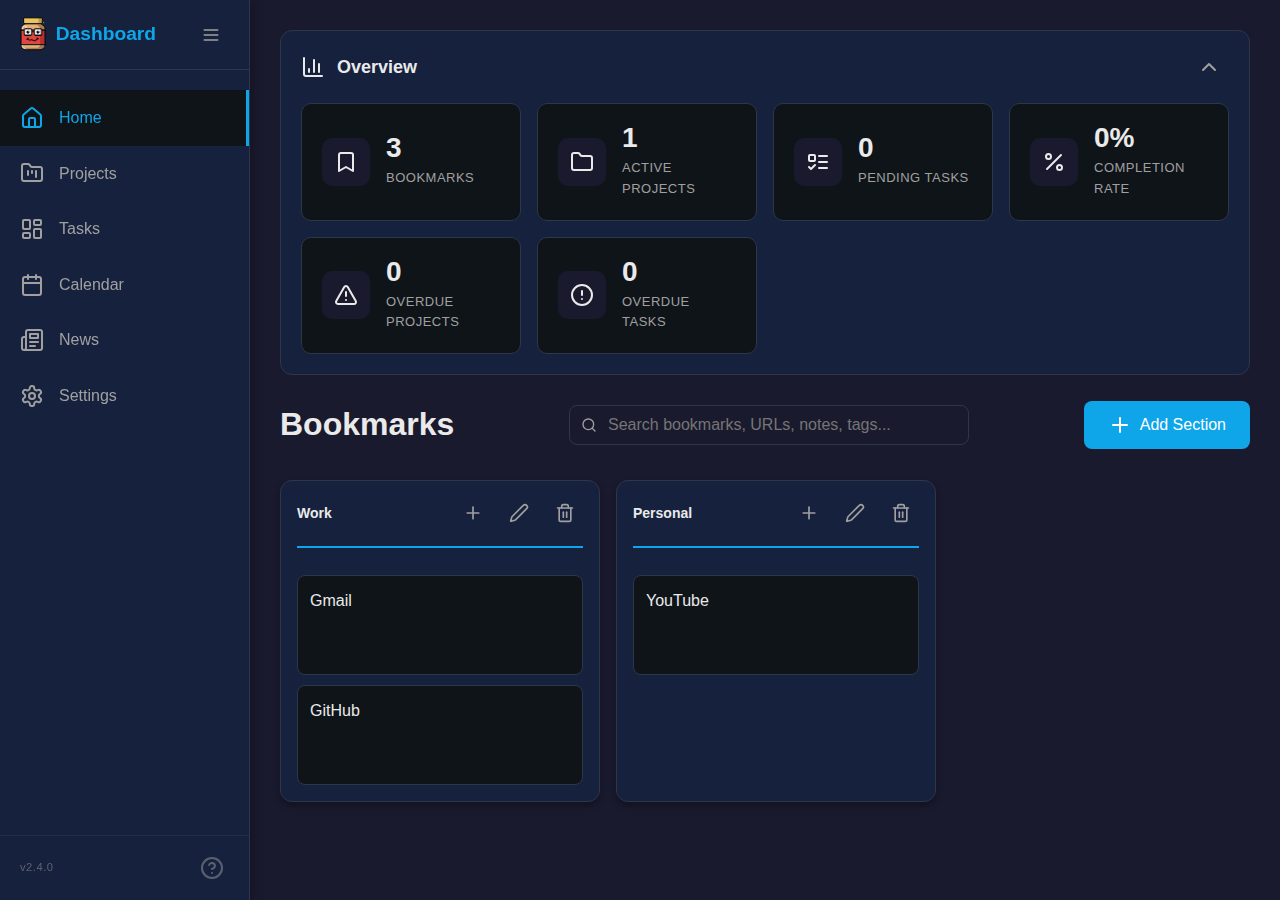
<file: index.html>
<!DOCTYPE html>
<html lang="en">
<head>
  <meta charset="UTF-8">
  <meta name="viewport" content="width=device-width, initial-scale=1.0, user-scalable=yes">
  <title>PB Dashboard</title>
  
  <!-- PWA Manifest -->
  <link rel="manifest" href="manifest.json">
  
  <!-- Favicons -->
  <link rel="icon" type="image/png" href="favicon.png">
  <link rel="apple-touch-icon" href="logo.png">
  
  <!-- Theme Colors -->
  <meta name="theme-color" content="#0ea5e9">
  <meta name="theme-color" media="(prefers-color-scheme: dark)" content="#0ea5e9">
  <meta name="theme-color" media="(prefers-color-scheme: light)" content="#0ea5e9">
  
  <!-- Apple Mobile Web App -->
  <meta name="apple-mobile-web-app-capable" content="yes">
  <meta name="apple-mobile-web-app-status-bar-style" content="black-translucent">
  <meta name="apple-mobile-web-app-title" content="PB Dashboard">
  
  <!-- Microsoft -->
  <meta name="msapplication-TileColor" content="#1a1a2e">
  <meta name="msapplication-TileImage" content="logo.png">
  <meta name="msapplication-config" content="none">
  
  <!-- Description -->
  <meta name="description" content="Self-contained bookmark and project management dashboard with calendar, tasks, and news aggregation">
  <meta name="keywords" content="dashboard, bookmarks, projects, tasks, calendar, productivity">
  <meta name="author" content="Raf">
  
  <!-- Stylesheets -->
  <link rel="stylesheet" href="styles.css">
  
  <!-- Scripts - ALL BUNDLED LOCALLY -->
  <script src="libs/lucide.min.js"></script>
  <script src="libs/sortable.min.js"></script>
</head>
<body data-theme="dark">
  <aside class="sidebar">
    <div class="sidebar-header">
      <div class="sidebar-brand">
        <img src="logo.png" alt="Dashboard" class="sidebar-logo">
        <span class="sidebar-title">Dashboard</span>
      </div>
      <button id="sidebarToggle" class="icon-btn">
        <i data-lucide="menu"></i>
      </button>
    </div>
    <nav class="sidebar-nav">
      <a href="#" class="nav-item active" data-page="home">
        <i data-lucide="home"></i>
        <span>Home</span>
      </a>
      <a href="#" class="nav-item" data-page="projects">
        <i data-lucide="folder-kanban"></i>
        <span>Projects</span>
      </a>
      <a href="#" class="nav-item" data-page="tasks">
        <i data-lucide="layout-dashboard"></i>
        <span>Tasks</span>
      </a>
      <a href="#" class="nav-item" data-page="calendar">
        <i data-lucide="calendar"></i>
        <span>Calendar</span>
      </a>
      <a href="#" class="nav-item" data-page="news">
        <i data-lucide="newspaper"></i>
        <span>News</span>
      </a>
      <a href="#" class="nav-item" data-page="settings">
        <i data-lucide="settings"></i>
        <span>Settings</span>
      </a>
    </nav>
    <div class="sidebar-footer">
      <span class="sidebar-version" id="sidebarVersion">v2.4.0</span>
      <button class="sidebar-help-btn" id="sidebarHelpBtn" title="Keyboard shortcuts">
        <i data-lucide="help-circle"></i>
      </button>
    </div>
  </aside>

  <main class="main-content">
    
    <!-- Home Page -->
    <div id="homePage" class="page active">
      <!-- Stats Overview Panel -->
      <div class="stats-overview" id="statsOverview">
        <div class="stats-header" id="statsHeader">
          <div class="stats-title">
            <i data-lucide="bar-chart-3"></i>
            <h2>Overview</h2>
          </div>
          <button class="stats-toggle" id="statsToggle" title="Toggle overview">
            <i data-lucide="chevron-up"></i>
          </button>
        </div>
        <div class="stats-body" id="statsBody">
          <div class="stats-grid">
            <div class="stat-card">
              <div class="stat-icon">
                <i data-lucide="bookmark"></i>
              </div>
              <div class="stat-content">
                <div class="stat-value" id="statBookmarks">0</div>
                <div class="stat-label">Bookmarks</div>
              </div>
            </div>
            
            <div class="stat-card">
              <div class="stat-icon">
                <i data-lucide="folder"></i>
              </div>
              <div class="stat-content">
                <div class="stat-value" id="statActiveProjects">0</div>
                <div class="stat-label">Active Projects</div>
              </div>
            </div>
            
            <div class="stat-card">
              <div class="stat-icon">
                <i data-lucide="list-todo"></i>
              </div>
              <div class="stat-content">
                <div class="stat-value" id="statPendingTasks">0</div>
                <div class="stat-label">Pending Tasks</div>
              </div>
            </div>
            
            <div class="stat-card">
              <div class="stat-icon">
                <i data-lucide="percent"></i>
              </div>
              <div class="stat-content">
                <div class="stat-value" id="statCompletionRate">0%</div>
                <div class="stat-label">Completion Rate</div>
              </div>
            </div>
            
            <div class="stat-card">
              <div class="stat-icon">
                <i data-lucide="alert-triangle"></i>
              </div>
              <div class="stat-content">
                <div class="stat-value" id="statOverdueProjects">0</div>
                <div class="stat-label">Overdue Projects</div>
              </div>
            </div>
            
            <div class="stat-card">
              <div class="stat-icon">
                <i data-lucide="alert-circle"></i>
              </div>
              <div class="stat-content">
                <div class="stat-value" id="statOverdueTasks">0</div>
                <div class="stat-label">Overdue Tasks</div>
              </div>
            </div>
          </div>
        </div>
      </div>
      
      <div class="page-header">
        <h1>Bookmarks</h1>
        <div class="project-search-wrapper" style="max-width: 400px;">
          <i data-lucide="search" class="project-search-icon"></i>
          <input type="text" id="searchBox" class="form-control project-search-input" placeholder="Search bookmarks, URLs, notes, tags...">
          <button id="searchClear" class="project-search-clear" style="display:none;" title="Clear search">
            <i data-lucide="x"></i>
          </button>
        </div>
        <button class="btn btn-primary" id="addSectionBtn">
          <i data-lucide="plus"></i>
          Add Section
        </button>
      </div>
      <div id="sectionsContainer" class="sections-container"></div>
    </div>

    <!-- News Page -->
    <div id="newsPage" class="page">
      <div class="page-header">
        <h1>News & Updates</h1>
      </div>

      <div class="news-container">
        <!-- RSS Feeds Section -->
        <div class="news-section">
          <div class="news-section-header">
            <h2>RSS Feeds</h2>
            <button id="rssManageBtn" class="btn btn-small">&#9881; Manage</button>
          </div>
          <div class="news-tabs-container" id="rssFeedsContainer"></div>
          <div id="rssContent" class="news-content">
            <div class="loading">Select a feed to start</div>
          </div>
        </div>

        <!-- Reddit Section -->
        <div class="news-section">
          <div class="news-section-header">
            <h2>Reddit</h2>
            <button id="redditManageBtn" class="btn btn-small">&#9881; Manage</button>
          </div>
          <div class="news-tabs-container" id="redditTabsContainer"></div>
          <div id="redditContent" class="news-content">
            <div class="loading">Select a subreddit to start</div>
          </div>
        </div>
      </div>
    </div>

    <!-- Projects Page -->
    <div id="projectsPage" class="page">
      <div class="page-header">
        <h1>Projects</h1>
        <div class="projects-header-right">
          <div class="view-toggle" id="projectsViewToggle">
            <button class="view-btn pview-btn active" data-pview="kanban" title="Kanban View">
              <i data-lucide="layout-dashboard"></i>
              <span>Kanban</span>
            </button>
            <button class="view-btn pview-btn" data-pview="table" title="Table View">
              <i data-lucide="table"></i>
              <span>Table</span>
            </button>
          </div>
          <button class="btn btn-primary" id="newProjectCardBtn">
            <i data-lucide="plus"></i>
            New Project
          </button>
        </div>
      </div>
      <div class="project-search-bar">
        <div class="project-search-wrapper">
          <i data-lucide="search" class="project-search-icon"></i>
          <input type="text" id="projectsSearchBox" class="form-control project-search-input" placeholder="Filter projects by name, description, or tags...">
          <button id="projectsSearchClear" class="project-search-clear" style="display:none;" title="Clear search">
            <i data-lucide="x"></i>
          </button>
        </div>
        <div id="projectsSearchMeta" class="project-search-meta"></div>
        <label class="hide-done-label">
          <input type="checkbox" id="hideCompletedToggle" class="hide-done-check">
          <span>Hide Completed</span>
        </label>
        <label class="hide-done-label">
          <input type="checkbox" id="hideArchivedToggle" class="hide-done-check">
          <span>Hide Archived</span>
        </label>
      </div>
      <div id="projectKanbanView">
        <div id="projectCardsContainer" class="projects-kanban-board"></div>
      </div>
      <div id="projectTableView" style="display:none;">
        <div id="projectTableContainer" class="task-table-wrapper"></div>
      </div>
    </div>

    <!-- Tasks Page -->
    <div id="tasksPage" class="page">
      <div class="page-header">
        <div class="projects-header-left">
          <h1>Tasks</h1>
          <select id="projectSelector" class="form-control project-selector"></select>
        </div>
        <div class="projects-header-right">
          <div class="view-toggle">
            <button class="view-btn active" data-view="kanban" title="Kanban View">
              <i data-lucide="layout-dashboard"></i>
              <span>Kanban</span>
            </button>
            <button class="view-btn" data-view="table" title="Table View">
              <i data-lucide="table"></i>
              <span>Table</span>
            </button>
          </div>
          <button class="btn btn-primary" id="addTaskBtn">
            <i data-lucide="plus"></i>
            Add Task
          </button>
        </div>
      </div>

      <!-- Task search bar -->
      <div class="project-search-bar">
        <div class="project-search-wrapper">
          <i data-lucide="search" class="project-search-icon"></i>
          <input type="text" id="projectSearchBox" class="form-control project-search-input" placeholder="Filter tasks by title, notes, or tags...">
          <button id="projectSearchClear" class="project-search-clear" style="display:none;" title="Clear search">
            <i data-lucide="x"></i>
          </button>
        </div>
        <div id="projectSearchMeta" class="project-search-meta"></div>
        <label class="hide-done-label">
          <input type="checkbox" id="hideDoneToggle" class="hide-done-check">
          <span>Hide Completed</span>
        </label>
      </div>
      <div id="kanbanView" class="kanban-view">
        <div id="kanbanBoard" class="kanban-board"></div>
      </div>
      <div id="tableView" class="table-view" style="display:none;">
        <div id="taskTable" class="task-table-wrapper"></div>
      </div>
    </div>

    <!-- Calendar Page -->
    <div id="calendarPage" class="page">
      <div class="page-header">
        <h1>Calendar</h1>
        <div class="calendar-controls">
          <button class="btn btn-secondary" id="calendarTodayBtn">
            <i data-lucide="calendar-days"></i>
            Today
          </button>
          <div class="calendar-nav">
            <button class="btn btn-icon" id="calendarPrevBtn" title="Previous Month">
              <i data-lucide="chevron-left"></i>
            </button>
            <h2 id="calendarMonthYear" class="calendar-month-title">January 2026</h2>
            <button class="btn btn-icon" id="calendarNextBtn" title="Next Month">
              <i data-lucide="chevron-right"></i>
            </button>
          </div>
        </div>
      </div>
      
      <div class="calendar-container">
        <div class="calendar-main">
          <div class="calendar-grid">
            <div class="calendar-weekdays">
              <div class="calendar-weekday">Sun</div>
              <div class="calendar-weekday">Mon</div>
              <div class="calendar-weekday">Tue</div>
              <div class="calendar-weekday">Wed</div>
              <div class="calendar-weekday">Thu</div>
              <div class="calendar-weekday">Fri</div>
              <div class="calendar-weekday">Sat</div>
            </div>
            <div id="calendarDays" class="calendar-days">
              <!-- Days will be generated by JavaScript -->
            </div>
          </div>
        </div>
        
        <div class="calendar-sidebar" id="calendarSidebar">
          <div class="calendar-sidebar-header">
            <h3 id="calendarSidebarDate">Select a date</h3>
            <button class="btn btn-icon" id="calendarSidebarClose">
              <i data-lucide="x"></i>
            </button>
          </div>
          <div id="calendarSidebarContent" class="calendar-sidebar-content">
            <p class="calendar-empty-message">Click a date to view events</p>
          </div>
        </div>
      </div>
    </div>

    <!-- Settings Page -->
    <div id="settingsPage" class="page">
      <div class="page-header">
        <h1>Settings</h1>
      </div>
      <div class="settings-content">
        <div class="setting-group">
          <h3>Theme</h3>
          <select id="themeSelect" class="form-control">
            <option value="light">Light</option>
            <option value="dark">Dark</option>
            <option value="nordic">Nordic</option>
            <option value="catppuccin">Catppuccin</option>
            <option value="dracula">Dracula</option>
            <option value="solarized">Solarized</option>
            <option value="cyberpunk">Cyberpunk</option>
            <option value="peanutbutter">Peanut Butter</option>
            <option value="custom">Custom</option>
          </select>
          
          <!-- Custom Theme Colors -->
          <div id="customThemeColors" style="display: none; margin-top: 20px;">
            <h4 style="margin-bottom: 15px;">Customize Colors</h4>
            
            <div class="color-picker-group">
              <label for="customBgPrimary">Background Color</label>
              <input type="color" id="customBgPrimary" class="color-picker" value="#1a1a2e">
            </div>
            
            <div class="color-picker-group">
              <label for="customBgSecondary">Section Card & Sidebar Color</label>
              <input type="color" id="customBgSecondary" class="color-picker" value="#16213e">
            </div>
            
            <div class="color-picker-group">
              <label for="customBgTertiary">Bookmark Card Color</label>
              <input type="color" id="customBgTertiary" class="color-picker" value="#0f1419">
            </div>
            
            <div class="color-picker-group">
              <label for="customTextPrimary">Text Color</label>
              <input type="color" id="customTextPrimary" class="color-picker" value="#eaeaea">
            </div>
            
            <div class="color-picker-group">
              <label for="customAccent">Accent Color (Badge, Buttons, Lines)</label>
              <input type="color" id="customAccent" class="color-picker" value="#0ea5e9">
            </div>
            
            <div style="display: flex; gap: 10px; margin-top: 15px;">
              <button id="applyCustomTheme" class="btn btn-primary">Apply Custom Theme</button>
              <button id="resetCustomTheme" class="btn btn-secondary">Reset to Default</button>
            </div>
          </div>
        </div>
        <!-- Toggle switch for overview: -->
        <div class="setting-group">
          <h3>Display Options</h3>
          <div class="setting-item" onclick="document.getElementById('showStatsOverviewToggle').click()">
            <div class="setting-label-wrapper">
              <div class="setting-label-title">Show Stats Overview</div>
              <div class="setting-label-description">Display statistics panel on Home page</div>
            </div>
            <label class="toggle-switch" onclick="event.stopPropagation()">
              <input type="checkbox" id="showStatsOverviewToggle" checked>
              <span class="toggle-slider"></span>
            </label>
          </div>
        </div>

        <div class="setting-group">
          <h3>Notifications</h3>
          
          <div class="setting-item" onclick="document.getElementById('enableNotificationsToggle').click()">
            <div class="setting-label-wrapper">
              <div class="setting-label-title">Enable Notifications</div>
              <div class="setting-label-description">Show in-app reminders for overdue items and upcoming deadlines</div>
            </div>
            <label class="toggle-switch" onclick="event.stopPropagation()">
              <input type="checkbox" id="enableNotificationsToggle">
              <span class="toggle-slider"></span>
            </label>
          </div>
          
          <div id="notificationSettings" style="display: none; margin-top: 16px; padding: 16px; background: var(--bg-tertiary); border-radius: 8px; border: 1px solid var(--border);">
            
            <div class="form-group">
              <label style="display: block; margin-bottom: 8px; font-weight: 500; color: var(--text-primary);">Daily Digest Time</label>
              <input type="time" id="dailyDigestTime" class="form-control" value="07:00" style="max-width: 150px;">
              <small style="color: var(--text-secondary); margin-top: 4px; display: block;">Daily summary of tasks and deadlines</small>
            </div>
            
            <div class="form-group" style="margin-top: 16px;">
              <label style="display: block; margin-bottom: 8px; font-weight: 500; color: var(--text-primary);">Quiet Hours</label>
              <div style="display: flex; gap: 12px; align-items: center;">
                <div>
                  <label style="font-size: 13px; color: var(--text-secondary); display: block; margin-bottom: 4px;">Start</label>
                  <input type="time" id="quietHoursStart" class="form-control" value="19:00" style="max-width: 140px;">
                </div>
                <span style="color: var(--text-secondary);">to</span>
                <div>
                  <label style="font-size: 13px; color: var(--text-secondary); display: block; margin-bottom: 4px;">End</label>
                  <input type="time" id="quietHoursEnd" class="form-control" value="06:59" style="max-width: 140px;">
                </div>
              </div>
              <small style="color: var(--text-secondary); margin-top: 8px; display: block;">No notifications during these hours</small>
            </div>
            
            <div class="form-group" style="margin-top: 16px;">
              <label style="display: block; margin-bottom: 12px; font-weight: 500; color: var(--text-primary);">Notification Types</label>
              
              <label class="checkbox-label" style="display: flex; align-items: center; gap: 8px; margin-bottom: 8px; cursor: pointer;">
                <input type="checkbox" id="notifyOverdue" checked>
                <span style="color: var(--text-primary);">Overdue items (checked once daily)</span>
              </label>
              
              <label class="checkbox-label" style="display: flex; align-items: center; gap: 8px; margin-bottom: 8px; cursor: pointer;">
                <input type="checkbox" id="notifyDailyDigest" checked>
                <span style="color: var(--text-primary);">Daily digest summary</span>
              </label>
              
              <label class="checkbox-label" style="display: flex; align-items: center; gap: 8px; margin-bottom: 8px; cursor: pointer;">
                <input type="checkbox" id="notify3DayWarning" checked>
                <span style="color: var(--text-primary);">3-day deadline warnings</span>
              </label>
              
              <label class="checkbox-label" style="display: flex; align-items: center; gap: 8px; cursor: pointer;">
                <input type="checkbox" id="notify1DayWarning" checked>
                <span style="color: var(--text-primary);">1-day deadline warnings</span>
              </label>
            </div>
            
            <button id="testNotificationBtn" class="btn btn-secondary" style="margin-top: 16px;">
              <i data-lucide="bell"></i>
              Send Test Notification
            </button>
          </div>
        </div>
        <!--Data Management-->
        <div class="setting-group">
          <h3>Data Management</h3>
          <button id="exportDataBtn" class="btn btn-primary">Export Data</button>
          <button id="importDataBtn" class="btn btn-secondary">Import Data</button>
          <input type="file" id="importFileInput" style="display: none;" accept=".json">
          <hr style="margin: 20px 0; border: none; border-top: 1px solid var(--border);">
          <button id="clearAllDataBtn" class="btn btn-danger" style="background: #ef4444; color: white;">Clear All Data</button>
          <p style="color: var(--text-secondary); font-size: 0.9rem; margin-top: 8px;">⚠️ This will permanently delete all bookmarks, projects, and tasks. Export your data first!</p>
        </div>
<!--Templates management-->
         <div class="setting-group">
          <h3>Templates</h3>
          <p style="color: var(--text-secondary); margin-bottom: 12px;">Create and manage project and task templates for quick creation</p>
          <button id="manageTemplatesBtn" class="btn btn-primary">Manage Templates</button>
        </div>

        <div class="setting-group">
          <h3>Updates</h3>
          <div style="display: flex; align-items: center; gap: 12px; margin-bottom: 12px;">
            <span style="color: var(--text-secondary);">Current Version: <strong id="currentVersion">2.4.0</strong></span>
          </div>
<!--Update checker-->
          <button id="checkUpdatesBtn" class="btn btn-primary">Check for Updates</button>
          <div id="updateNotification" style="display: none; margin-top: 12px; padding: 12px; background: var(--bg-tertiary); border-radius: 6px; border-left: 3px solid var(--accent);">
            <p style="font-weight: 600; margin-bottom: 8px;"><span id="updateStatus"></span></p>
            <div id="updateInstructions" style="color: var(--text-secondary); font-size: 0.9rem;"></div>
          </div>
        </div>

        <div class="setting-group">
          <h3>About</h3>
          <img src="logo.png" alt="Dashboard" class="about-logo">
          <p>The PB Dashboard</p>
          <p>A self hosted bookmark and project tracking dashboard.</p>
          <p><em>For my team</em></p>
          <p>Author: Raf</p>
        </div>
      </div>
    </div>
  </div>

  
  <div class="modal" id="addSectionModal">
    <div class="modal-content">
      <div class="modal-header">
        <h2>Add Section</h2>
        <button class="modal-close">
          <i data-lucide="x"></i>
        </button>
      </div>
      <div class="modal-body">
        <div class="form-group">
          <label for="sectionName">Section Name</label>
          <input type="text" id="sectionName" class="form-control" placeholder="e.g., Work, Personal">
        </div>
      </div>
      <div class="modal-footer">
        <button class="btn btn-secondary" id="cancelSectionBtn">Cancel</button>
        <button class="btn btn-primary" id="saveSectionBtn">Save</button>
      </div>
    </div>
  </div>

  <!-- Bookmark Modal -->
  <div class="modal" id="bookmarkModal">
    <div class="modal-content">
      <div class="modal-header">
        <h2 id="bookmarkModalTitle">Add Bookmark</h2>
        <button class="modal-close">
          <i data-lucide="x"></i>
        </button>
      </div>
      <div class="modal-body">
        <div class="form-group">
          <label for="bookmarkName">Name</label>
          <input type="text" id="bookmarkName" class="form-control" placeholder="Bookmark name">
        </div>
        <div class="form-group">
          <label for="bookmarkUrl">URL</label>
          <input type="url" id="bookmarkUrl" class="form-control" placeholder="https://example.com">
        </div>
        <div class="form-group">
          <label for="bookmarkIcon">Icon/Logo (optional)</label>
          <div class="icon-upload-wrapper">
            <input type="file" id="bookmarkIcon" class="form-control" accept="image/*">
            <div id="iconPreview" class="icon-preview">
              <button type="button" class="icon-remove-btn" id="removeIconBtn" title="Remove icon">&times;</button>
            </div>
          </div>
          <small style="color: var(--text-secondary); font-size: 0.85rem; margin-top: 4px; display: block;">Square images work best</small>
        </div>
        <div class="form-group">
          <label for="bookmarkNotes">Notes (optional)</label>
          <textarea id="bookmarkNotes" class="form-control" placeholder="Add notes about this bookmark" rows="4"></textarea>
          <small style="color: var(--text-secondary); font-size: 0.85rem; margin-top: 4px; display: block;">⚠️ Don't store passwords or sensitive information in notes</small>
        </div>
        <div class="form-group">
          <label for="bookmarkTags">Tags (optional)</label>
          <input type="text" id="bookmarkTags" class="form-control" placeholder="e.g. work, urgent, reference">
        </div>
      </div>
      <div class="modal-footer">
        <button class="btn btn-secondary" id="cancelBookmarkBtn">Cancel</button>
        <button class="btn btn-primary" id="saveBookmarkBtn">Save</button>
      </div>
    </div>
  </div>

  <!-- RSS Settings Modal -->
  <div class="modal" id="rssSettingsModal">
    <div class="modal-content">
      <div class="modal-header">
        <h2>Manage RSS Feeds</h2>
        <button class="modal-close">
          <i data-lucide="x"></i>
        </button>
      </div>
      <div class="modal-body">
        <div class="morning-coffee-info">
          <h3>&#9749; Morning Coffee</h3>
          <p>The Morning Coffee tab aggregates the top 3 most recent articles from all your RSS feeds, giving you a quick daily digest.</p>
        </div>
        
        <h3 style="margin-top: 20px;">Your RSS Feeds</h3>
        <p style="font-size: 14px; color: var(--text-secondary); margin-bottom: 12px;">
          Click on a feed name to edit it. Each feed gets its own tab.
        </p>
        <div id="newsFeedsList" class="feeds-list"></div>
        <div class="form-group" style="margin-top: 20px;">
          <input type="url" id="newFeedInput" class="form-control" placeholder="Paste RSS feed URL">
          <button id="addFeedBtn" class="btn btn-primary" style="margin-top: 8px;">Add Feed</button>
        </div>
      </div>
      <div class="modal-footer">
        <button class="btn btn-secondary modal-close">Close</button>
      </div>
    </div>
  </div>

  <!-- Reddit Settings Modal -->
  <div class="modal" id="redditSettingsModal">
    <div class="modal-content">
      <div class="modal-header">
        <h2>Manage Reddit Subreddits</h2>
        <button class="modal-close">
          <i data-lucide="x"></i>
        </button>
      </div>
      <div class="modal-body">
        <h3>Added Subreddits</h3>
        <div id="redditSubsList" class="feeds-list"></div>
        <div class="form-group" style="margin-top: 20px;">
          <input type="text" id="newRedditInput" class="form-control" placeholder="e.g., cybersecurity (without r/)">
          <button id="addRedditBtn" class="btn btn-primary" style="margin-top: 8px;">Add Subreddit</button>
        </div>
      </div>
      <div class="modal-footer">
        <button class="btn btn-secondary modal-close">Close</button>
      </div>
    </div>
  </div>

  <!-- Task Modal -->
  <div class="modal" id="taskModal">
    <div class="modal-content modal-xl">
      <div class="modal-header">
        <h2 id="taskModalTitle">Add Task</h2>
        <button class="modal-close"><i data-lucide="x"></i></button>
      </div>
      <div class="modal-body task-modal-body">
        <div class="form-group template-select-group" style="margin-bottom: 1.5rem;">
        <label for="taskTemplateSelect">Create from template</label>
        </label>
        <select id="taskTemplateSelect">
          <option value="">None</option>
        </select>
      </div>
        <div class="task-form-grid">
          <div class="task-form-main">
            <div class="form-group">
              <label for="taskTitle">Title *</label>
              <input type="text" id="taskTitle" class="form-control" placeholder="Task title">
            </div>
            <div class="form-group">
              <label for="taskNotes">Notes</label>
              <textarea id="taskNotes" class="form-control" rows="5" placeholder="Add notes, context, or details..."></textarea>
            </div>
            <div class="form-group">
              <label>To-Do List</label>
              <div id="todoList" class="todo-list"></div>
              <div class="todo-add-row">
                <input type="text" id="newTodoInput" class="form-control" placeholder="Add a to-do item...">
                <button type="button" class="btn btn-secondary" id="addTodoItemBtn">Add</button>
              </div>
            </div>
            <div class="form-group">
              <label>Folder Reference</label>
              <div class="folder-path-row">
                <input type="text" id="taskFolderPath" class="form-control" placeholder="Paste folder path (e.g. C:\Projects\MyTask or \\server\share)">
                <button type="button" class="btn btn-secondary" id="openTaskFolderBtn" title="Open folder" style="display:none;">
                  <i data-lucide="folder-open"></i> Open
                </button>
                <button type="button" class="btn btn-secondary" id="clearTaskFolderBtn" title="Clear path" style="display:none;">
                  <i data-lucide="x"></i>
                </button>
              </div>
            </div>
          </div>
          <div class="task-form-sidebar">
            <div class="form-group">
              <label for="taskStatus">Status</label>
              <select id="taskStatus" class="form-control"></select>
            </div>
            <div class="form-group">
              <label for="taskPriority">Priority</label>
              <select id="taskPriority" class="form-control">
                <option value="low">Low</option>
                <option value="medium" selected>Medium</option>
                <option value="high">High</option>
                <option value="critical">Critical</option>
              </select>
            </div>
            <div class="form-group">
              <label for="taskDueDate">Due Date</label>
              <input type="date" id="taskDueDate" class="form-control">
            </div>
            <div class="form-group">
              <label for="taskTags">Tags</label>
              <input type="text" id="taskTags" class="form-control" placeholder="e.g. bug, feature, docs">
            </div>
          </div>
        </div>
      </div>
      <div class="modal-footer">
        <button class="btn btn-secondary" id="cancelTaskBtn">Cancel</button>
        <button class="btn btn-primary" id="saveTaskBtn">Save Task</button>
      </div>
    </div>
  </div>

  <!-- Manage Project Modal -->
  <div class="modal" id="manageProjectModal">
    <div class="modal-content">
      <div class="modal-header">
        <h2>Manage Projects</h2>
        <button class="modal-close"><i data-lucide="x"></i></button>
      </div>
      <div class="modal-body">
        <div id="projectList" class="feeds-list" style="margin-bottom: 20px;"></div>
        <div class="form-group">
          <label>New Project</label>
          <input type="text" id="newProjectName" class="form-control" placeholder="Project name">
        </div>
        <button class="btn btn-primary" id="createProjectBtn" style="margin-top: 8px;">Create Project</button>

        <hr style="border-color: var(--border); margin: 24px 0;">

        <div id="editColumnsSection">
          <h4 style="margin-bottom: 12px; color: var(--text-primary);">Columns for selected project</h4>
          <div id="columnsList" class="feeds-list" style="margin-bottom: 12px;"></div>
          <div class="todo-add-row">
            <input type="text" id="newColumnInput" class="form-control" placeholder="New column name">
            <button class="btn btn-secondary" id="addColumnBtn">Add</button>
          </div>
        </div>
      </div>
      <div class="modal-footer">
        <button class="btn btn-secondary modal-close">Close</button>
      </div>
    </div>
  </div>

<!-- Edit / New Project Modal -->
  <div class="modal" id="editProjectModal">
    <div class="modal-content">
      <div class="modal-header">
        <h2 id="editProjectModalTitle">New Project</h2>
        <button class="modal-close"><i data-lucide="x"></i></button>
      </div>
      <div class="modal-body">
        <div class="form-group template-select-group">
        <label for="projectTemplateSelect">Create from template</label>
        </label>
        <select id="projectTemplateSelect">
          <option value="">None</option>
        </select>
      </div>
        <div class="form-group">
          <label for="editProjectName">Project Name *</label>
          <input type="text" id="editProjectName" class="form-control" placeholder="e.g. Website Redesign">
        </div>
        <div class="form-group">
          <label for="editProjectDescription">Description (optional)</label>
          <textarea id="editProjectDescription" class="form-control" rows="3" placeholder="What is this project about?"></textarea>
        </div>
        <div class="form-group">
          <label for="editProjectNotes">Notes (optional)</label>
          <textarea id="editProjectNotes" class="form-control" rows="3" placeholder="Notes, links, context..."></textarea>
        </div>
        <div class="form-group">
          <label for="editProjectDueDate">Due Date (optional)</label>
          <input type="date" id="editProjectDueDate" class="form-control">
        </div>
        <div class="form-group">
          <label for="editProjectStatus">Status</label>
          <select id="editProjectStatus" class="form-control">
            <option value="Planning">Planning</option>
            <option value="Active">Active</option>
            <option value="On Hold">On Hold</option>
            <option value="Completed">Completed</option>
            <option value="Archived">Archived</option>
          </select>
        </div>
        <div class="form-group">
          <label for="editProjectTags">Tags (optional)</label>
          <input type="text" id="editProjectTags" class="form-control" placeholder="e.g. client, urgent, web">
        </div>
        <div class="form-group">
          <label>Folder Reference (optional)</label>
          <div class="folder-path-row">
            <input type="text" id="editProjectFolderPath" class="form-control" placeholder="Paste folder path (e.g. C:\Projects\MyProject or \\server\share)">
            <button type="button" class="btn btn-secondary" id="openProjectFolderBtn" title="Open folder" style="display:none;">
              <i data-lucide="folder-open"></i> Open
            </button>
            <button type="button" class="btn btn-secondary" id="clearProjectFolderBtn" title="Clear path" style="display:none;">
              <i data-lucide="x"></i>
            </button>
          </div>
        </div>
      </div>
      <div class="modal-footer">
        <button class="btn btn-secondary" id="cancelEditProjectBtn">Cancel</button>
        <button class="btn btn-primary" id="saveEditProjectBtn">Save</button>
      </div>
    </div>
  </div>

  <!-- Export Project Modal -->
  <div class="modal" id="exportProjectModal">
    <div class="modal-content" style="max-width: 400px;">
      <div class="modal-header">
        <h2>Export Project</h2>
        <button class="modal-close"><i data-lucide="x"></i></button>
      </div>
      <div class="modal-body">
        <p style="margin-bottom: 20px; color: var(--text-secondary);">Choose the export format:</p>
        <div style="display: flex; flex-direction: column; gap: 12px;">
          <button class="btn btn-primary" id="exportHtmlBtn" style="width: 100%;">
            <i data-lucide="globe"></i>
            <span>HTML (Opens in browser)</span>
          </button>
          <button class="btn btn-primary" id="exportMarkdownBtn" style="width: 100%;">
            <i data-lucide="file-text"></i>
            <span>Markdown (For Obsidian/notes)</span>
          </button>
        </div>
      </div>
    </div>
  </div>


  <!-- Project Info Modal -->
  <div class="modal" id="projectInfoModal">
    <div class="modal-content" style="max-width: 600px;">
      <div class="modal-header">
        <h2 id="projectInfoTitle">Project Info</h2>
        <button class="modal-close"><i data-lucide="x"></i></button>
      </div>
      <div class="modal-body">
        <div id="projectInfoDescription" style="margin-bottom: 16px; color: var(--text-secondary);"></div>
        <div id="projectInfoNotes" style="white-space: pre-wrap; color: var(--text-primary);"></div>
      </div>
      <div class="modal-footer">
        <button class="btn btn-secondary modal-close">Close</button>
      </div>
    </div>
  </div>

  <!-- Task Info Modal -->
  <div class="modal" id="taskInfoModal">
    <div class="modal-content" style="max-width: 600px;">
      <div class="modal-header">
        <h2 id="taskInfoTitle">Task Info</h2>
        <button class="modal-close"><i data-lucide="x"></i></button>
      </div>
      <div class="modal-body">
        <div id="taskInfoMeta" style="margin-bottom: 16px; color: var(--text-secondary); font-size: 0.9rem;"></div>
        <div id="taskInfoNotes" style="margin-bottom: 20px;"></div>
        <div id="taskInfoTodos"></div>
      </div>
      <div class="modal-footer">
        <button class="btn btn-secondary modal-close">Close</button>
        <button class="btn btn-primary" id="editTaskFromInfoBtn">Edit Task</button>
      </div>
    </div>
  </div>

  </div>

  <!-- ===== TEMPLATES SYSTEM MODALS ===== -->

  <!-- Main Templates Library Modal -->
  <div class="modal" id="templatesModal">
    <div class="modal-content modal-lg">
      <div class="modal-header">
        <h2>Templates</h2>
        <button class="modal-close"><i data-lucide="x"></i></button>
      </div>
      <div class="modal-body templates-modal-body">
        <div class="templates-section">
          <div class="templates-section-header">
            <h3>Project Templates</h3>
            <button id="addProjectTemplateBtn" class="btn btn-primary">
              <i data-lucide="plus"></i> New Project Template
            </button>
          </div>
          <div id="projectTemplatesList" class="templates-list"></div>
        </div>
        
        <div class="templates-section">
          <div class="templates-section-header">
            <h3>Task Templates</h3>
            <button id="addTaskTemplateBtn" class="btn btn-primary">
              <i data-lucide="plus"></i> New Task Template
            </button>
          </div>
          <div id="taskTemplatesList" class="templates-list"></div>
        </div>
      </div>
      <div class="modal-footer">
        <button class="btn" id="closeTemplatesBtn">Close</button>
      </div>
    </div>
  </div>

  <!-- ========== PROJECT TEMPLATE EDIT MODAL ========== -->
  <div class="modal" id="projectTemplateModal">
    <div class="modal-content modal-md">
      <div class="modal-header">
        <h2 id="projectTemplateModalTitle">Project Template</h2>
        <button class="modal-close"><i data-lucide="x"></i></button>
      </div>
      <div class="modal-body">
        <div class="form-group">
          <label for="projectTemplateName">Template Name *</label>
          <input type="text" id="projectTemplateName" class="form-control" placeholder="e.g., Web Development Project">
        </div>
        
        <div class="form-group">
          <label for="projectTemplateDescription">Description (optional)</label>
          <textarea id="projectTemplateDescription" class="form-control" rows="3" placeholder="Describe this template..."></textarea>
        </div>
        
        <div class="form-group">
          <label for="projectTemplateTags">Tags (optional)</label>
          <input type="text" id="projectTemplateTags" class="form-control" placeholder="Separate tags with commas">
        </div>
        
        <div id="linkedTaskTemplatesContainer"></div>

        <div class="form-hint">
          <i data-lucide="info"></i>
          <span>Templates include default columns (To Do, In Progress, Done). You can customize them after creating a project from this template.</span>
        </div>
      </div>
      <div class="modal-footer">
        <button class="btn" id="cancelProjectTemplateBtn">Cancel</button>
        <button class="btn btn-primary" id="saveProjectTemplateBtn">Save Template</button>
      </div>
    </div>
  </div>

  <!-- ========== TASK TEMPLATE EDIT MODAL ========== -->
  <div class="modal" id="taskTemplateModal">
    <div class="modal-content modal-md">
      <div class="modal-header">
        <h2 id="taskTemplateModalTitle">Task Template</h2>
        <button class="modal-close"><i data-lucide="x"></i></button>
      </div>
      <div class="modal-body">
        <div class="form-group">
          <label for="taskTemplateName">Template Name *</label>
          <input type="text" id="taskTemplateName" class="form-control" placeholder="e.g., Bug Fix Template">
        </div>
        
        <div class="form-group">
          <label for="taskTemplateDescription">Description (optional)</label>
          <textarea id="taskTemplateDescription" class="form-control" rows="2" placeholder="Describe this template..."></textarea>
        </div>
        
        <div class="form-group">
          <label for="taskTemplateTitle">Default Task Title</label>
          <input type="text" id="taskTemplateTitle" class="form-control" placeholder="e.g., Fix: [Issue Description]">
        </div>
        
        <div class="form-group">
          <label for="taskTemplateNotes">Default Notes</label>
          <textarea id="taskTemplateNotes" class="form-control" rows="4" placeholder="Steps to reproduce:&#10;1. ...&#10;2. ..."></textarea>
        </div>
        
        <div class="form-group">
          <label for="taskTemplateTags">Tags (optional)</label>
          <input type="text" id="taskTemplateTags" class="form-control" placeholder="Separate tags with commas">
        </div>

        <div class="form-group">
          <label>Todo Items (optional)</label>
          <div id="taskTemplateTodoList" class="todo-list"></div>
          <div style="display: flex; gap: 8px; margin-top: 8px;">
            <input type="text" id="taskTemplateTodoInput" class="form-control" placeholder="Add a todo item...">
            <button type="button" class="btn btn-secondary" id="taskTemplateTodoAddBtn">Add</button>
          </div>
        </div>
      </div>
      <div class="modal-footer">
        <button class="btn" id="cancelTaskTemplateBtn">Cancel</button>
        <button class="btn btn-primary" id="saveTaskTemplateBtn">Save Template</button>
      </div>
    </div>
  </div>
  <script src="script.js"></script>
</body>
</html>
</file>
<file: styles.css>
/* ===== CSS VARIABLES / THEMES ===== */

:root {
  --sidebar-width: 250px;
  --header-height: 70px;
  --transition: all 0.3s ease;
}

/* Light Theme */
body[data-theme="light"] {
  --bg-primary: #f5f7fa;
  --bg-secondary: #ffffff;
  --bg-tertiary: #e8ecf1;
  --text-primary: #2c3e50;
  --text-secondary: #6c757d;
  --accent: #3498db;
  --accent-hover: #2980b9;
  --border: #dee2e6;
  --shadow: rgba(0, 0, 0, 0.1);
}

/* Dark Theme */
body[data-theme="dark"] {
  --bg-primary: #1a1a2e;
  --bg-secondary: #16213e;
  --bg-tertiary: #0f1419;
  --text-primary: #eaeaea;
  --text-secondary: #a0a0a0;
  --accent: #0ea5e9;
  --accent-hover: #0284c7;
  --border: #2d3748;
  --shadow: rgba(0, 0, 0, 0.3);
}

/* Nordic Theme */
body[data-theme="nordic"] {
  --bg-primary: #2e3440;
  --bg-secondary: #3b4252;
  --bg-tertiary: #293541;
  --text-primary: #eceff4;
  --text-secondary: #d8dee9;
  --accent: #88c0d0;
  --accent-hover: #81a1c1;
  --border: #434c5e;
  --shadow: rgba(0, 0, 0, 0.3);
}

/* Catppuccin Mocha Theme */
body[data-theme="catppuccin"] {
  --bg-primary: #1e1e2e;
  --bg-secondary: #313244;
  --bg-tertiary: #2a2841;
  --text-primary: #cdd6f4;
  --text-secondary: #bac2de;
  --accent: #89b4fa;
  --accent-hover: #74c7ec;
  --border: #585b70;
  --shadow: rgba(0, 0, 0, 0.3);
}

/* Dracula Theme */
body[data-theme="dracula"] {
  --bg-primary: #282a36;
  --bg-secondary: #21222c;
  --bg-tertiary: #191a21;
  --text-primary: #f8f8f2;
  --text-secondary: #6272a4;
  --accent: #ff79c6;
  --accent-hover: #ff85d0;
  --border: #44475a;
  --shadow: rgba(0, 0, 0, 0.3);
}

/* Solarized Dark Theme */
body[data-theme="solarized"] {
  --bg-primary: #002b36;
  --bg-secondary: #073642;
  --bg-tertiary: #001f26;
  --text-primary: #839496;
  --text-secondary: #586e75;
  --accent: #268bd2;
  --accent-hover: #2aa198;
  --border: #586e75;
  --shadow: rgba(0, 0, 0, 0.3);
}

/* Cyberpunk Theme */
body[data-theme="cyberpunk"] {
  --bg-primary: #0a0e27;
  --bg-secondary: #1a1f3a;
  --bg-tertiary: #0f1729;
  --text-primary: #00ffff;
  --text-secondary: #ff00ff;
  --accent: #ff0080;
  --accent-hover: #cc0066;
  --border: #2a2f4a;
  --shadow: rgba(255, 0, 128, 0.3);
}

/* Peanut Butter Theme */
body[data-theme="peanutbutter"] {
  --bg-primary: #3d2f1f;
  --bg-secondary: #5c4a36;
  --bg-tertiary: #4a3a2a;
  --text-primary: #f5ead5;
  --text-secondary: #d4c3a8;
  --accent: #9b7ba8;
  --accent-hover: #8a6a97;
  --border: #6d5643;
  --shadow: rgba(0, 0, 0, 0.3);
}


/* ===== RESET & BASE ===== */

* {
  margin: 0;
  padding: 0;
  box-sizing: border-box;
}

body {
  font-family: 'Segoe UI', Tahoma, Geneva, Verdana, sans-serif;
  background: var(--bg-primary);
  color: var(--text-primary);
  line-height: 1.6;
  display: flex;
  min-height: 100vh;
  transition: var(--transition);
}

/* ===== LAYOUT: SIDEBAR ===== */

.sidebar {
  width: var(--sidebar-width);
  background: var(--bg-secondary);
  border-right: 1px solid var(--border);
  display: flex;
  flex-direction: column;
  position: fixed;
  height: 100vh;
  transition: var(--transition);
  z-index: 100;
  box-shadow: 2px 0 10px var(--shadow);
}

.sidebar.collapsed {
  width: 70px;
}

.sidebar-header {
  padding: 0 20px;
  display: flex;
  align-items: center;
  justify-content: flex-start;
  gap: 12px;
  border-bottom: 1px solid var(--border);
  height: var(--header-height);
}

.sidebar.collapsed .sidebar-header {
  justify-content: center;
}

.sidebar.collapsed #sidebarToggle {
  margin-left: 0;
}

.sidebar-header h2 {
  font-size: 1.5rem;
  color: var(--accent);
  transition: var(--transition);
}

.sidebar.collapsed .sidebar-header h2 {
  display: none;
}

.sidebar-brand {
  display: flex;
  align-items: center;
  gap: 10px;
}

.sidebar-logo {
  height: 36px;
  width: auto;
  max-width: 36px;
  object-fit: contain;
  display: block;
  flex-shrink: 0;
  margin-left: 0;
}

#sidebarToggle {
  margin-left: auto;
}

.sidebar.collapsed .sidebar-brand {
  display: none;
}

.sidebar.collapsed .sidebar-header {
  position: relative;
  padding: 0;
  justify-content: center;
}

.sidebar.collapsed #sidebarToggle {
  position: absolute;
  left: 50%;
  transform: translateX(-50%);
  margin: 0;
}

.sidebar-title {
  font-size: 1.2rem;
  font-weight: 600;
  color: var(--accent);
  white-space: nowrap;
}

.sidebar.collapsed .sidebar-title {
  display: none;
}

.sidebar.collapsed .sidebar-logo {
  display: none;
}

.sidebar-nav {
  padding: 20px 0;
  flex: 1;
}

.nav-item {
  display: flex;
  align-items: center;
  padding: 15px 20px;
  color: var(--text-secondary);
  text-decoration: none;
  transition: var(--transition);
  cursor: pointer;
  gap: 15px;
}

.nav-item:hover {
  background: var(--bg-tertiary);
  color: var(--accent);
}

.nav-item.active {
  background: var(--bg-tertiary);
  color: var(--accent);
  border-right: 3px solid var(--accent);
}

.nav-item i {
  width: 24px;
  height: 24px;
}

.sidebar.collapsed .nav-item span {
  display: none;
}

/* Sidebar Footer */

.sidebar-footer {
  display: flex;
  justify-content: space-between;
  align-items: center;
  padding: 15px 20px;
  border-top: 1px solid rgba(255, 255, 255, 0.06);
  margin-top: auto;
}

.sidebar-version {
  font-size: 0.7rem;
  color: var(--text-secondary);
  cursor: pointer;
  transition: var(--transition);
  user-select: none;
  opacity: 0.5;
  font-weight: 500;
  letter-spacing: 0.5px;
  padding: 0;
  margin: 0;
}

.sidebar-version:hover {
  color: var(--accent);
  opacity: 1;
}

.sidebar-help-btn {
  background: none;
  border: none;
  padding: 5px;
  cursor: pointer;
  color: var(--text-secondary);
  transition: var(--transition);
  display: flex;
  align-items: center;
  justify-content: center;
  border-radius: 4px;
  opacity: 0.5;
  margin: 0;
}

.sidebar-help-btn:hover {
  color: var(--accent);
  background: rgba(255, 255, 255, 0.04);
  opacity: 1;
}

.sidebar-help-btn i {
  width: 18px;
  height: 18px;
}

/* Collapsed sidebar footer - only show help icon centered */
.sidebar.collapsed .sidebar-footer {
  justify-content: center;
  padding: 15px 10px;
}

.sidebar.collapsed .sidebar-version {
  display: none;
}

.sidebar.collapsed .sidebar-help-btn {
  margin: 0 auto;
}

/* ===== LAYOUT: MAIN CONTENT ===== */

.main-content {
  flex: 1;
  margin-left: var(--sidebar-width);
  padding: 30px;
  transition: var(--transition);
  width: calc(100% - var(--sidebar-width));
  overflow-y: auto;
}

.sidebar.collapsed + .main-content {
  margin-left: 70px;
  width: calc(100% - 70px);
}

.page {
  display: none;
}

.page.active {
  display: block;
}

.page-header {
  display: flex;
  justify-content: space-between;
  align-items: center;
  margin-bottom: 30px;
  flex-wrap: wrap;
  gap: 20px;
}

.page-header h1 {
  font-size: 2rem;
  color: var(--text-primary);
}

/* ===== BOOKMARKS PAGE ===== */

.sections-container {
  display: grid;
  grid-template-columns: repeat(auto-fill, minmax(280px, 320px));
  gap: 16px;
}

.section {
  background: var(--bg-secondary);
  border-radius: 12px;
  padding: 14px 16px 16px;
  box-shadow: 0 4px 6px var(--shadow);
  transition: var(--transition);
  border: 1px solid var(--border);
}

.section:hover {
  transform: translateY(-5px);
  box-shadow: 0 8px 15px var(--shadow);
}

.section-header {
  cursor: move;
}

.section-ghost {
  opacity: 0.4;
  background: var(--bg-primary);
  border: 2px dashed var(--accent);
}

.section.drag-over {
  background: var(--bg-tertiary);
  border-color: var(--accent);
  box-shadow: inset 0 0 10px var(--shadow);
}

.section-header {
  display: flex;
  justify-content: space-between;
  align-items: center;
  margin-bottom: 15px;
  padding-bottom: 15px;
  border-bottom: 2px solid var(--accent);
}

.section-title {
  font-size: 14px;
  font-weight: 600;
  color: var(--text-primary);
}

.section-actions {
  display: flex;
  gap: 10px;
}

/* Add Section Card */

.add-section-card {
  background: var(--bg-secondary);
  border-radius: 12px;
  padding: 20px;
  box-shadow: 0 4px 6px var(--shadow);
  transition: var(--transition);
  border: 2px dashed var(--border);
  min-height: 200px;
  display: flex;
  align-items: center;
  justify-content: center;
}

.add-section-card:hover {
  border-color: var(--accent);
}

/* Bookmarks List */

.bookmarks-list {
  min-height: 200px;
  display: flex;
  flex-direction: column;
  gap: 12px;
  transition: var(--transition);
  padding: 12px 0 0 0;
}

.sortable-ghost {
  opacity: 0.4;
  background: var(--bg-primary);
  border: 2px dashed var(--accent);
}

.bookmarks-list.sortable-drag-over {
  background: var(--bg-tertiary);
  border: 2px dashed var(--accent);
  border-radius: 8px;
}

.bookmark {
  background: var(--bg-tertiary);
  padding: 15px;
  border-radius: 8px;
  border: 1px solid var(--border);
  transition: var(--transition);
  cursor: move;
  height: 100px;
  overflow: hidden;
  display: flex;
  gap: 12px;
}

.bookmark:hover {
  background: var(--bg-primary);
  border-color: var(--accent);
}

.bookmark.dragging {
  opacity: 0.5;
  transform: rotate(3deg);
}

.bookmark-main {
  flex: 1;
  min-width: 0;
  display: flex;
  flex-direction: column;
  overflow: hidden;
}

.bookmark-content {
  flex: 1;
  display: flex;
  flex-direction: column;
}

.bookmark-link {
  display: flex;
  align-items: center;
  gap: 6px;
  color: var(--text-primary);
  text-decoration: none;
  font-weight: 500;
}

.bookmark-link:hover {
  color: var(--accent);
}

.bookmark-link:hover .bookmark-tag {
  border-color: var(--accent);
}

.bookmark-tag {
  display: inline-block;
  background: var(--bg-secondary);
  border: 1px solid var(--border);
  color: var(--text-secondary);
  font-size: 10px;
  padding: 2px 6px;
  border-radius: 3px;
  font-weight: 400;
  max-width: 100px;
  overflow: hidden;
  text-overflow: ellipsis;
  white-space: nowrap;
}

.bookmark-notes-indicator {
  display: inline-flex;
  align-items: center;
  justify-content: center;
  color: var(--text-secondary);
  cursor: pointer;
  transition: var(--transition);
  background: var(--bg-secondary);
  border: none;
  padding: 0;
  margin-left: 6px;
}

.bookmark-notes-indicator:hover {
  color: var(--accent);
}

.bookmark-notes-indicator i {
  width: 16px;
  height: 16px;
  background: transparent !important;
}

/* Bookmark stats row - matches project-card-stats */
.bookmark-stats {
  display: flex;
  align-items: center;
  gap: 8px;
  margin-top: auto;
  padding-top: 8px;
  flex-wrap: nowrap;
  overflow: hidden;
  min-width: 0;
}

.bookmark-stat {
  display: inline-flex;
  align-items: center;
  gap: 4px;
  font-size: 12px;
  color: var(--text-secondary);
  background: var(--bg-secondary);
  border-radius: 4px;
  padding: 3px 8px;
  cursor: pointer;
  transition: var(--transition);
}

.bookmark-stat:hover {
  color: var(--accent);
}

.bookmark-stat i {
  width: 12px;
  height: 12px;
}

/* Bookmark tag styling when inside stats */
.bookmark-stat.bookmark-tag {
  border: 1px solid var(--border);
  color: var(--text-secondary);
  font-size: 11px;
  padding: 3px 6px;
  border-radius: 3px;
  font-weight: 400;
  max-width: 100px;
  overflow: hidden;
  text-overflow: ellipsis;
  white-space: nowrap;
}



.bookmark-name {
  flex: 1;
}


.bookmark-icon {
  width: 72px;
  height: 90px;
  background-size: cover;
  background-position: center;
  background-repeat: no-repeat;
  border-radius: 8px;
  border: 1px solid var(--border);
  flex-shrink: 0;
  align-self: center;
}

/* ===== BUTTONS & CONTROLS ===== */

.btn {
  padding: 12px 24px;
  border: none;
  border-radius: 8px;
  font-size: 1rem;
  font-weight: 500;
  cursor: pointer;
  transition: var(--transition);
  display: inline-flex;
  align-items: center;
  gap: 8px;
  text-decoration: none;
}

.btn-primary {
  background: var(--accent);
  color: white;
}

.btn-primary:hover {
  background: var(--accent-hover);
  transform: translateY(-2px);
  box-shadow: 0 4px 8px var(--shadow);
}

.btn-secondary {
  background: var(--bg-tertiary);
  color: var(--text-primary);
  border: 1px solid var(--border);
}

.btn-secondary:hover {
  background: var(--bg-secondary);
  border-color: var(--accent);
}

.btn-danger {
  background: #ef4444;
  color: white;
  border: 1px solid #dc2626;
}

.btn-danger:hover {
  background: #dc2626;
  transform: translateY(-2px);
  box-shadow: 0 4px 8px rgba(239, 68, 68, 0.3);
}


.icon-btn {
  width: 36px;
  height: 36px;
  padding: 8px;
  background: transparent;
  border: none;
  border-radius: 6px;
  cursor: pointer;
  transition: var(--transition);
  display: flex;
  align-items: center;
  justify-content: center;
  color: var(--text-secondary);
}

.icon-btn:hover {
  background: var(--accent);
  color: white;
}

.icon-btn i {
  width: 20px;
  height: 20px;
}

/* ===== MODALS ===== */

.modal {
  display: none;
  position: fixed;
  top: 0;
  left: 0;
  width: 100%;
  height: 100%;
  background: rgba(0, 0, 0, 0.5);
  z-index: 1000;
  align-items: center;
  justify-content: center;
}

.modal.active {
  display: flex;
}

.modal-content {
  background: var(--bg-secondary);
  border-radius: 12px;
  box-shadow: 0 10px 40px var(--shadow);
  max-width: 500px;
  width: 90%;
  max-height: 90vh;
  overflow-y: auto;
}

.modal-header {
  display: flex;
  justify-content: space-between;
  align-items: center;
  padding: 20px;
  border-bottom: 1px solid var(--border);
}

.modal-header h2 {
  margin: 0;
  color: var(--text-primary);
}

.modal-body {
  padding: 20px;
}

.modal-footer {
  display: flex;
  gap: 10px;
  justify-content: flex-end;
  padding: 20px;
  border-top: 1px solid var(--border);
}

.modal-close {
  background: transparent;
  border: none;
  cursor: pointer;
  color: var(--text-secondary);
  transition: var(--transition);
  display: flex;
  align-items: center;
  justify-content: center;
}

.modal-close:hover {
  color: var(--accent);
}

.icon-upload-wrapper {
  display: flex;
  gap: 16px;
  align-items: flex-start;
}

#bookmarkIcon {
  flex: 1;
}

.icon-preview {
  width: 48px;
  height: 48px;
  border-radius: 8px;
  background-size: cover;
  background-position: center;
  border: 2px solid var(--border);
  display: none;
  position: relative;
}

.icon-preview.has-image {
  display: block;
}

.icon-remove-btn {
  position: absolute;
  top: -7px;
  right: -7px;
  width: 20px;
  height: 20px;
  background: #ff6b6b;
  color: white;
  border: 2px solid var(--bg-secondary);
  border-radius: 50%;
  font-size: 13px;
  line-height: 1;
  cursor: pointer;
  display: none;
  align-items: center;
  justify-content: center;
  transition: var(--transition);
  padding: 0;
  font-weight: 600;
}

.icon-preview.has-image .icon-remove-btn {
  display: flex;
}

.icon-remove-btn:hover {
  background: #ff5252;
  transform: scale(1.1);
}

/* ===== FORMS ===== */

.form-control {
  width: 100%;
  padding: 10px 12px;
  border: 1px solid var(--border);
  border-radius: 8px;
  background: var(--bg-primary);
  color: var(--text-primary);
  font-size: 1rem;
  transition: var(--transition);
  font-family: inherit;
}

.form-control:focus {
  outline: none;
  border-color: var(--accent);
  box-shadow: 0 0 0 3px rgba(52, 152, 219, 0.1);
}

.form-group {
  margin-bottom: 16px;
}

.form-group label {
  display: block;
  margin-bottom: 8px;
  color: var(--text-primary);
  font-weight: 500;
  font-size: 0.95rem;
}

/* ===== SETTINGS PAGE ===== */

.settings-content {
  max-width: 600px;
}

.setting-group {
  background: var(--bg-secondary);
  border-radius: 12px;
  padding: 20px;
  margin-bottom: 20px;
  border: 1px solid var(--border);
}

.setting-group h3 {
  margin-top: 0;
  margin-bottom: 15px;
  color: var(--text-primary);
}

.setting-group p {
  margin-bottom: 8px;
  color: var(--text-secondary);
}

/* ===== NEWS PAGE ===== */

.news-container {
  width: 100%;
}

/* Tab Containers */
.news-tabs-container,
.reddit-tabs-container {
  display: flex;
  flex-wrap: wrap;
  gap: 8px;
  margin-bottom: 20px;
}

/* Tab Buttons */
.news-tab {
  background: var(--bg-tertiary);
  border: 1px solid var(--border);
  color: var(--text-secondary);
  padding: 10px 20px;
  border-radius: 8px;
  cursor: pointer;
  transition: all 0.2s;
  font-size: 14px;
  font-weight: 500;
  margin-right: 0;
  margin-bottom: 0;
  white-space: nowrap;
}

.news-tab:hover {
  background: var(--bg-secondary);
  border-color: var(--accent);
  color: var(--text-primary);
  transform: translateY(-1px);
}

.news-tab.active {
  background: var(--accent);
  border-color: var(--accent);
  color: white;
  box-shadow: 0 2px 8px rgba(14, 165, 233, 0.3);
}

/* Section Headers */
.news-section-header {
  display: flex;
  justify-content: space-between;
  align-items: center;
  margin-bottom: 20px;
}

.news-section-header h2 {
  margin: 0;
  font-size: 18px;
  color: var(--text-primary);
}

.btn-small {
  padding: 6px 12px;
  font-size: 13px;
  height: auto;
  white-space: nowrap;
  background: var(--bg-tertiary);
  color: var(--text-primary);
  border: 1px solid var(--border);
}

.btn-small:hover {
  background: var(--bg-secondary);
  border-color: var(--accent);
  color: var(--accent);
}

/* News Items - RSS */
.news-item {
  background: var(--bg-secondary);
  border: 1px solid var(--border);
  border-radius: 10px;
  padding: 20px;
  margin-bottom: 16px;
  transition: all 0.2s;
  cursor: pointer;
}

.news-item:hover {
  border-color: var(--accent);
  transform: translateY(-2px);
  box-shadow: 0 4px 12px var(--shadow);
}

.news-item-header {
  display: flex;
  justify-content: space-between;
  align-items: flex-start;
  gap: 16px;
  margin-bottom: 12px;
}

.news-item-title {
  font-size: 16px;
  font-weight: 600;
  color: var(--accent);
  line-height: 1.4;
  flex: 1;
  text-decoration: none;
  transition: color 0.2s;
}

.news-item-title:hover {
  color: var(--accent-hover);
  text-decoration: underline;
}

.news-item-meta {
  display: flex;
  align-items: center;
  gap: 12px;
  flex-wrap: wrap;
  margin-bottom: 10px;
}

.news-item-source {
  display: inline-flex;
  align-items: center;
  gap: 6px;
  padding: 4px 10px;
  background: var(--bg-tertiary);
  border-radius: 6px;
  font-size: 12px;
  font-weight: 600;
  color: var(--accent);
  border: 1px solid var(--border);
}

.news-item-source i {
  width: 14px;
  height: 14px;
}

.news-item-date {
  font-size: 13px;
  color: var(--text-secondary);
  display: flex;
  align-items: center;
  gap: 6px;
}

.news-item-date i {
  width: 14px;
  height: 14px;
}

.news-item-description {
  color: var(--text-primary);
  line-height: 1.6;
  font-size: 14px;
  margin-bottom: 12px;
}

.news-item-footer {
  display: flex;
  justify-content: space-between;
  align-items: center;
  padding-top: 12px;
  border-top: 1px solid var(--border);
}

.news-item-link {
  display: inline-flex;
  align-items: center;
  gap: 6px;
  color: var(--accent);
  text-decoration: none;
  font-size: 13px;
  font-weight: 500;
  transition: all 0.2s;
}

.news-item-link:hover {
  color: var(--accent-hover);
  gap: 8px;
}

.news-item-link i {
  width: 16px;
  height: 16px;
}

/* Reddit Items */
.reddit-item {
  background: var(--bg-secondary);
  border: 1px solid var(--border);
  border-left: 3px solid var(--accent);
  border-radius: 10px;
  padding: 20px;
  margin-bottom: 16px;
  transition: all 0.2s;
  cursor: pointer;
}

.reddit-item:hover {
  border-color: var(--accent);
  transform: translateY(-2px);
  box-shadow: 0 4px 12px var(--shadow);
}

.reddit-item-header {
  display: flex;
  justify-content: space-between;
  align-items: flex-start;
  gap: 16px;
  margin-bottom: 10px;
}

.reddit-item-title {
  font-size: 16px;
  font-weight: 600;
  color: var(--text-primary);
  line-height: 1.4;
  flex: 1;
}

.reddit-item-meta {
  display: flex;
  align-items: center;
  gap: 12px;
  flex-wrap: wrap;
  margin-bottom: 8px;
}

.reddit-subreddit {
  display: inline-flex;
  align-items: center;
  gap: 6px;
  padding: 4px 10px;
  background: rgba(14, 165, 233, 0.1);
  border-radius: 6px;
  font-size: 12px;
  font-weight: 600;
  color: var(--accent);
  border: 1px solid var(--border);
}

.reddit-stats {
  display: flex;
  align-items: center;
  gap: 16px;
  font-size: 13px;
  color: var(--text-secondary);
}

.reddit-stat {
  display: flex;
  align-items: center;
  gap: 4px;
}

.reddit-stat i {
  width: 14px;
  height: 14px;
}

.reddit-item-text {
  color: var(--text-primary);
  line-height: 1.6;
  font-size: 14px;
  margin-bottom: 12px;
  max-height: 100px;
  overflow: hidden;
  text-overflow: ellipsis;
}

.reddit-item-footer {
  display: flex;
  justify-content: space-between;
  align-items: center;
  padding-top: 12px;
  border-top: 1px solid var(--border);
}

.reddit-item-link {
  display: inline-flex;
  align-items: center;
  gap: 6px;
  color: var(--accent);
  text-decoration: none;
  font-size: 13px;
  font-weight: 500;
  transition: all 0.2s;
}

.reddit-item-link:hover {
  color: var(--accent-hover);
  gap: 8px;
}

.reddit-item-link i {
  width: 16px;
  height: 16px;
}

/* Loading/Error States */
.news-loading {
  text-align: center;
  padding: 40px;
  color: var(--text-secondary);
  font-size: 14px;
}

.news-error {
  background: rgba(239, 68, 68, 0.1);
  border: 1px solid rgba(239, 68, 68, 0.3);
  border-radius: 10px;
  padding: 20px;
  margin-bottom: 16px;
  color: #ef4444;
  display: flex;
  align-items: center;
  gap: 12px;
}

.news-error i {
  width: 20px;
  height: 20px;
  flex-shrink: 0;
}

/* Feed Management */
.feeds-list {
  display: flex;
  flex-direction: column;
  gap: 12px;
}

.feed-item {
  background: var(--bg-tertiary);
  border: 1px solid var(--border);
  border-radius: 8px;
  padding: 12px;
  display: flex;
  justify-content: space-between;
  align-items: center;
  gap: 12px;
}

.feed-item-editable {
  flex-direction: column;
  align-items: stretch;
}

.feed-info-editable {
  display: flex;
  flex-direction: column;
  gap: 6px;
  flex: 1;
}

.feed-name-input {
  background: var(--bg-secondary);
  border: 1px solid var(--border);
  border-radius: 6px;
  padding: 8px 12px;
  color: var(--text-primary);
  font-size: 14px;
  font-weight: 500;
}

.feed-name-input:focus {
  border-color: var(--accent);
  outline: none;
}

.feed-info small {
  color: var(--text-secondary);
  font-size: 12px;
  overflow: hidden;
  text-overflow: ellipsis;
  white-space: nowrap;
}

.btn-remove {
  padding: 6px 12px;
  font-size: 12px;
  background: #ef4444;
  color: white;
  border: none;
  border-radius: 6px;
  cursor: pointer;
  white-space: nowrap;
  transition: all 0.2s;
  align-self: flex-end;
}

.btn-remove:hover {
  background: #dc2626;
  transform: translateY(-1px);
}


/* Notes Tooltip */

.notes-tooltip {
  position: absolute;
  top: 100%;
  left: 0;
  right: 0;
  margin-top: 8px;
  background: var(--bg-secondary);
  border: 2px solid var(--accent);
  border-radius: 8px;
  padding: 0;
  z-index: 1000;
  box-shadow: 0 4px 20px var(--shadow);
  animation: fadeIn 0.2s ease;
}

.notes-tooltip-header {
  display: flex;
  justify-content: space-between;
  align-items: center;
  padding: 12px 16px;
  border-bottom: 1px solid var(--border);
  background: var(--bg-tertiary);
  border-radius: 6px 6px 0 0;
}

.notes-tooltip-header strong {
  color: var(--accent);
  font-size: 14px;
}

.notes-tooltip-actions {
  display: flex;
  gap: 8px;
  align-items: center;
}

.notes-tooltip-edit {
  background: transparent;
  border: none;
  color: var(--text-secondary);
  cursor: pointer;
  padding: 4px;
  width: 28px;
  height: 28px;
  display: flex;
  align-items: center;
  justify-content: center;
  transition: var(--transition);
  border-radius: 4px;
}

.notes-tooltip-edit:hover {
  color: var(--accent);
  background: var(--bg-primary);
}

.notes-tooltip-edit i {
  width: 16px;
  height: 16px;
}

.notes-tooltip-close {
  background: transparent;
  border: none;
  color: var(--text-secondary);
  font-size: 24px;
  line-height: 1;
  cursor: pointer;
  padding: 0;
  width: 24px;
  height: 24px;
  display: flex;
  align-items: center;
  justify-content: center;
  transition: var(--transition);
}

.notes-tooltip-close:hover {
  color: var(--accent);
}

.notes-tooltip-content {
  padding: 16px;
  color: var(--text-primary);
  font-size: 14px;
  line-height: 1.6;
  white-space: pre-wrap;
  word-wrap: break-word;
  max-height: 200px;
  overflow-y: auto;
}

@keyframes fadeIn {
  from {
    opacity: 0;
    transform: translateY(-10px);
  }
  to {
    opacity: 1;
    transform: translateY(0);
  }
}


/* Info Panel (project description / task notes popup) */

.info-panel {
  position: fixed;
  background: var(--bg-secondary);
  border: 1px solid var(--border);
  border-radius: 10px;
  box-shadow: 0 8px 32px var(--shadow);
  z-index: 10000;
  min-width: 420px;
  max-width: 520px;
  width: 520px;
  animation: fadeIn 0.15s ease;
}

.info-panel-header {
  display: flex;
  justify-content: space-between;
  align-items: center;
  padding: 12px 16px;
  border-bottom: 1px solid var(--border);
  background: var(--bg-tertiary);
  border-radius: 10px 10px 0 0;
}

.info-panel-header strong {
  color: var(--accent);
  font-size: 14px;
  font-weight: 600;
  white-space: nowrap;
  overflow: hidden;
  text-overflow: ellipsis;
  max-width: 440px;
}

.info-panel-close {
  background: transparent;
  border: none;
  color: var(--text-secondary);
  font-size: 20px;
  line-height: 1;
  cursor: pointer;
  padding: 0;
  width: 24px;
  height: 24px;
  display: flex;
  align-items: center;
  justify-content: center;
  flex-shrink: 0;
  transition: var(--transition);
}

.info-panel-close:hover { color: var(--accent); }

.info-panel-body {
  padding: 16px 20px;
  font-size: 13px;
  color: var(--text-primary);
  line-height: 1.6;
  max-height: 420px;
  overflow-y: auto;
}

.info-panel-section {
  margin-bottom: 20px;
}

.info-panel-section-text {
  white-space: pre-wrap;
  word-wrap: break-word;
  font-size: 13px;
  color: var(--text-primary);
  line-height: 1.6;
}

.info-panel-section:last-child { margin-bottom: 0; }

.info-panel-section-title {
  font-size: 11px;
  font-weight: 600;
  text-transform: uppercase;
  letter-spacing: 0.5px;
  color: var(--text-secondary);
  margin-bottom: 6px;
}

.info-panel-todo-item {
  display: flex;
  align-items: center;
  gap: 8px;
  padding: 4px 0;
  font-size: 13px;
  color: var(--text-primary);
}

.info-panel-todo-item.done {
  color: var(--text-secondary);
  text-decoration: line-through;
}

.info-panel-todo-check {
  width: 14px;
  height: 14px;
  accent-color: var(--accent);
  flex-shrink: 0;
  pointer-events: none;
}

/* ===== CONTEXT MENUS ===== */

.context-menu {
  position: fixed;
  background: var(--bg-secondary);
  border: 1px solid var(--border);
  border-radius: 8px;
  box-shadow: 0 4px 20px var(--shadow);
  padding: 4px;
  z-index: 10000;
  min-width: 180px;
  animation: fadeIn 0.15s ease;
}

.context-menu-item {
  display: flex;
  align-items: center;
  gap: 12px;
  padding: 10px 12px;
  cursor: pointer;
  transition: var(--transition);
  border-radius: 6px;
  color: var(--text-primary);
  font-size: 14px;
}

.context-menu-item:hover {
  background: var(--bg-tertiary);
  color: var(--accent);
}

.context-menu-item i {
  width: 16px;
  height: 16px;
  color: var(--text-secondary);
}

.context-menu-item:hover i {
  color: var(--accent);
}

.context-menu-item-danger {
  color: #ff6b6b;
}

.context-menu-item-danger:hover {
  background: rgba(255, 107, 107, 0.1);
  color: #ff6b6b;
}

.context-menu-item-danger i {
  color: #ff6b6b;
}

.context-menu-divider {
  height: 1px;
  background: var(--border);
  margin: 4px 0;
}

/* ===== TOAST NOTIFICATIONS ===== */

.toast {
  position: fixed;
  bottom: -100px;
  left: 50%;
  transform: translateX(-50%);
  background: var(--bg-secondary);
  color: var(--text-primary);
  padding: 12px 24px;
  border-radius: 8px;
  box-shadow: 0 4px 20px var(--shadow);
  border: 1px solid var(--accent);
  z-index: 10001;
  transition: bottom 0.3s ease;
  font-size: 14px;
  font-weight: 500;
}

.toast-show {
  bottom: 30px;
}

/* Backup Reminder Toast */
.backup-reminder {
  position: fixed;
  bottom: -200px;
  right: 20px;
  background: var(--bg-secondary);
  color: var(--text-primary);
  padding: 16px 20px;
  border-radius: 12px;
  box-shadow: 0 6px 30px var(--shadow);
  border: 2px solid #f59e0b; /* Warning yellow/orange */
  z-index: 10002;
  transition: bottom 0.4s ease;
  min-width: 320px;
  max-width: 400px;
}

.backup-reminder.show {
  bottom: 20px;
}

.backup-reminder-header {
  display: flex;
  align-items: center;
  gap: 10px;
  margin-bottom: 10px;
  font-weight: 600;
  font-size: 15px;
  color: #f59e0b;
}

.backup-reminder-header i {
  width: 20px;
  height: 20px;
}

.backup-reminder-message {
  margin-bottom: 14px;
  font-size: 14px;
  line-height: 1.5;
  color: var(--text-secondary);
}

.backup-reminder-actions {
  display: flex;
  gap: 10px;
}

.backup-reminder-btn {
  flex: 1;
  padding: 8px 16px;
  border: none;
  border-radius: 6px;
  font-size: 14px;
  font-weight: 500;
  cursor: pointer;
  transition: all 0.2s;
}

.backup-reminder-btn-primary {
  background: var(--accent);
  color: white;
}

.backup-reminder-btn-primary:hover {
  background: var(--accent-hover);
  transform: translateY(-1px);
}

.backup-reminder-btn-secondary {
  background: var(--bg-tertiary);
  color: var(--text-primary);
  border: 1px solid var(--border);
}

.backup-reminder-btn-secondary:hover {
  background: var(--bg-secondary);
}

/* Notes Indicator Badge */

.bookmark-notes-indicator {
  position: absolute;
  bottom: 8px;
  left: 8px;
  background: var(--accent);
  color: white;
  padding: 4px 6px;
  border-radius: 4px;
  display: flex;
  align-items: center;
  justify-content: center;
  font-size: 12px;
  opacity: 0.9;
  transition: var(--transition);
  pointer-events: none;
}

.bookmark-notes-indicator i {
  width: 14px;
  height: 14px;
}

.bookmark:hover .bookmark-notes-indicator {
  opacity: 1;
}

/* Update bookmark-main to be relative for badge positioning */
.bookmark-main {
  flex: 1;
  display: flex;
  flex-direction: column;
  position: relative;
}

.about-logo {
  height: 80px;
  width: auto;
  display: block;
  margin: 8px 0;
}

/* Custom Theme Color Pickers */

#customThemeColors {
  background: var(--bg-tertiary);
  padding: 20px;
  border-radius: 8px;
  border: 1px solid var(--border);
}

#customThemeColors h4 {
  color: var(--accent);
  margin-top: 0;
}

.color-picker-group {
  margin-bottom: 15px;
}

.color-picker-group label {
  display: block;
  margin-bottom: 8px;
  color: var(--text-primary);
  font-weight: 500;
  font-size: 14px;
}

.color-picker {
  width: 100%;
  height: 50px;
  border: 2px solid var(--border);
  border-radius: 8px;
  cursor: pointer;
  transition: var(--transition);
}

.color-picker:hover {
  border-color: var(--accent);
}

.color-picker::-webkit-color-swatch-wrapper {
  padding: 0;
}

.color-picker::-webkit-color-swatch {
  border: none;
  border-radius: 6px;
}

.color-picker::-moz-color-swatch {
  border: none;
  border-radius: 6px;
}


/* Morning Coffee Info */

.morning-coffee-info {
  background: var(--bg-tertiary);
  border: 2px solid var(--accent);
  border-radius: 8px;
  padding: 16px;
  margin-bottom: 16px;
}

.morning-coffee-info h3 {
  margin: 0 0 8px 0;
  color: var(--accent);
  font-size: 18px;
}

.morning-coffee-info p {
  margin: 0;
  color: var(--text-secondary);
  font-size: 14px;
  line-height: 1.5;
}

/* Editable Feed Items */

.feed-item-editable {
  display: flex;
  gap: 12px;
  align-items: center;
}

.feed-info-editable {
  flex: 1;
  display: flex;
  flex-direction: column;
  gap: 4px;
}

.feed-name-input {
  width: 100%;
  padding: 8px 12px;
  border: 1px solid var(--border);
  border-radius: 6px;
  background: var(--bg-primary);
  color: var(--text-primary);
  font-size: 14px;
  font-weight: 500;
  transition: var(--transition);
}

.feed-name-input:focus {
  outline: none;
  border-color: var(--accent);
  box-shadow: 0 0 0 3px rgba(52, 152, 219, 0.1);
}

.feed-info-editable small {
  color: var(--text-secondary);
  font-size: 12px;
  overflow: hidden;
  text-overflow: ellipsis;
  white-space: nowrap;
}

/* ===== RESPONSIVE / MEDIA QUERIES ===== */

@media (max-width: 768px) {
  .sidebar {
    width: 70px;
  }

  .sidebar-header h2 {
    display: none;
  }

  .nav-item span {
    display: none;
  }

  .main-content {
    margin-left: 70px;
    width: calc(100% - 70px);
    padding: 20px;
  }

  .sections-container {
    grid-template-columns: 1fr;
  }

  .page-header {
    flex-direction: column;
    align-items: flex-start;
  }

  #searchBox {
    width: 100%;
    max-width: 100% !important;
  }

  .bookmark {
    flex-direction: column;
  }

  .bookmark-icon {
    width: 100%;
    height: 80px;
    border-radius: 6px;
  }

  .news-tabs {
    flex-direction: column;
  }

  .news-tab {
    text-align: left;
  }

  .reddit-tabs-container {
    flex-direction: column;
  }

  .reddit-tab {
    width: 100%;
  }
}

/* ===== PROJECTS PAGE ===== */

/* Page header layout */
.projects-header-left {
  display: flex;
  align-items: center;
  gap: 16px;
}

.project-selector {
  min-width: 180px;
  max-width: 260px;
  padding: 8px 12px;
  font-size: 0.95rem;
}

.projects-header-right {
  display: flex;
  align-items: center;
  gap: 12px;
  flex-wrap: wrap;
}

/* View toggle */
.view-toggle {
  display: flex;
  background: var(--bg-tertiary);
  border: 1px solid var(--border);
  border-radius: 8px;
  overflow: hidden;
}

.view-btn {
  display: flex;
  align-items: center;
  gap: 6px;
  padding: 8px 16px;
  background: transparent;
  border: none;
  color: var(--text-secondary);
  cursor: pointer;
  font-size: 14px;
  font-weight: 500;
  transition: var(--transition);
}

.view-btn:hover {
  color: var(--text-primary);
  background: var(--bg-secondary);
}

.view-btn.active {
  background: var(--accent);
  color: white;
}

.view-btn i {
  width: 16px;
  height: 16px;
}

/* Kanban board */
.kanban-view {
  overflow-x: auto;
  padding-bottom: 20px;
}

.kanban-board {
  display: flex;
  gap: 16px;
  min-height: 500px;
  width: max-content;
  min-width: 100%;
}

.kanban-column {
  background: var(--bg-secondary);
  border: 1px solid var(--border);
  border-radius: 12px;
  width: 280px;
  min-width: 280px;
  display: flex;
  flex-direction: column;
  max-height: calc(100vh - 200px);
  overflow: hidden;
}

.kanban-column-header {
  display: flex;
  justify-content: space-between;
  align-items: center;
  padding: 14px 16px;
  border-bottom: 2px solid var(--accent);
  background: var(--bg-secondary);
  border-radius: 10px 10px 0 0;
  position: sticky;
  top: 0;
}

.kanban-col-title {
  font-weight: 600;
  font-size: 14px;
  color: var(--text-primary);
  letter-spacing: 0.3px;
}

.kanban-col-count {
  background: var(--bg-tertiary);
  color: var(--text-secondary);
  border-radius: 12px;
  padding: 2px 8px;
  font-size: 12px;
  font-weight: 600;
}

.kanban-cards {
  padding: 12px;
  display: flex;
  flex-direction: column;
  gap: 10px;
  overflow-y: auto;
  flex: 1;
  min-height: 100px;
}

/* Task card */
.task-card {
  background: var(--bg-tertiary);
  border: 1px solid var(--border);
  border-radius: 8px;
  padding: 12px;
  cursor: pointer;
  transition: var(--transition);
  user-select: none;
}

.task-card:hover {
  border-color: var(--accent);
  box-shadow: 0 4px 12px var(--shadow);
  transform: translateY(-2px);
}

.kanban-ghost {
  opacity: 0.35;
  background: var(--bg-primary);
  border: 2px dashed var(--accent);
}

.kanban-drag {
  transform: rotate(2deg);
  box-shadow: 0 8px 20px var(--shadow);
}

.task-card-header {
  display: flex;
  justify-content: space-between;
  align-items: center;
  margin-bottom: 8px;
}

.task-card-action {
  background: transparent;
  border: none;
  cursor: pointer;
  color: var(--text-secondary);
  padding: 2px;
  display: flex;
  align-items: center;
  border-radius: 4px;
  transition: var(--transition);
  opacity: 0;
}

.task-card:hover .task-card-action {
  opacity: 1;
}

.task-card-delete:hover {
  color: #ff6b6b;
  background: rgba(255, 107, 107, 0.1);
}

.task-card-action i {
  width: 14px;
  height: 14px;
}

.task-card-title {
  font-weight: 500;
  font-size: 14px;
  color: var(--text-primary);
  line-height: 1.4;
  margin-bottom: 6px;
  height: 40px;
  display: -webkit-box;
  -webkit-line-clamp: 2;
  -webkit-box-orient: vertical;
  overflow: hidden;
}



.task-card-footer {
  display: flex;
  flex-wrap: nowrap;
  gap: 6px;
  align-items: center;
  margin-top: 8px;
  overflow: hidden;
}

/* Priority badges */
.priority-badge {
  display: inline-flex;
  align-items: center;
  padding: 2px 8px;
  border-radius: 4px;
  font-size: 11px;
  font-weight: 600;
  text-transform: uppercase;
  letter-spacing: 0.3px;
}

.priority-low      { background: rgba(34, 197, 94, 0.15); color: #22c55e; border: 1px solid rgba(34, 197, 94, 0.3); }
.priority-medium   { background: rgba(234, 179, 8, 0.15);  color: #eab308; border: 1px solid rgba(234, 179, 8, 0.3); }
.priority-high     { background: rgba(249, 115, 22, 0.15); color: #f97316; border: 1px solid rgba(249, 115, 22, 0.3); }
.priority-critical { background: rgba(239, 68, 68, 0.15);  color: #ef4444; border: 1px solid rgba(239, 68, 68, 0.3); }

.task-due {
  display: inline-flex;
  align-items: center;
  gap: 4px;
  font-size: 11px;
  color: var(--text-secondary);
}

.task-due i { width: 11px; height: 11px; }
.task-due.overdue { color: #ef4444; font-weight: 600; }

.task-todos-badge {
  display: inline-flex;
  align-items: center;
  gap: 4px;
  font-size: 11px;
  color: var(--text-secondary);
}
.task-todos-badge i { width: 11px; height: 11px; }
/* ↑ see end of file for equal-height override on all footer badges */

.task-tag {
  display: inline-block;
  background: var(--bg-secondary);
  border: 1px solid var(--border);
  color: var(--text-secondary);
  border-radius: 3px;
  padding: 3px 6px;
  font-size: 11px;
  font-weight: 400;
  max-width: 100px;
  overflow: hidden;
  text-overflow: ellipsis;
  white-space: nowrap;
}

.task-folder-badge {
  display: inline-flex;
  align-items: center;
  justify-content: center;
  gap: 4px;
  font-size: 11px;
  color: var(--text-secondary);
  background: var(--bg-secondary);
  border-radius: 4px;
  padding: 3px 8px;
}

.task-folder-badge i {
  width: 11px;
  height: 11px;
}


/* Table view */
.table-view {
  overflow-x: auto;
}

.task-table-wrapper {
  background: var(--bg-secondary);
  border: 1px solid var(--border);
  border-radius: 12px;
  overflow: hidden;
}

.task-table {
  width: 100%;
  border-collapse: collapse;
  font-size: 14px;
}

.task-table thead th {
  background: var(--bg-tertiary);
  padding: 12px 16px;
  text-align: left;
  font-weight: 600;
  color: var(--text-secondary);
  font-size: 12px;
  text-transform: uppercase;
  letter-spacing: 0.5px;
  border-bottom: 1px solid var(--border);
  white-space: nowrap;
}

.task-table tbody tr {
  border-bottom: 1px solid var(--border);
  transition: var(--transition);
  cursor: pointer;
}

.task-table tbody tr:last-child { border-bottom: none; }

.task-table tbody tr:hover { background: var(--bg-tertiary); }

.task-table td {
  padding: 12px 16px;
  color: var(--text-primary);
  vertical-align: middle;
}

.task-table td.overdue { color: #ef4444; font-weight: 500; }

.task-table-title {
  font-weight: 500;
  max-width: 300px;
}

.notes-dot {
  color: var(--accent);
  font-size: 10px;
  margin-left: 4px;
  vertical-align: middle;
}

.status-pill {
  display: inline-block;
  background: var(--bg-tertiary);
  border: 1px solid var(--border);
  border-radius: 12px;
  padding: 3px 10px;
  font-size: 12px;
  font-weight: 500;
  white-space: nowrap;
}

.todo-progress {
  background: var(--bg-tertiary);
  border-radius: 4px;
  height: 6px;
  width: 80px;
  overflow: hidden;
  margin-bottom: 3px;
  border: 1px solid var(--border);
}

.todo-progress-bar {
  height: 100%;
  background: var(--accent);
  border-radius: 4px;
  transition: width 0.3s ease;
}

.table-empty {
  text-align: center;
  padding: 60px 20px;
  color: var(--text-secondary);
  font-size: 15px;
}

/* Task modal – large two-column layout */
.modal-large {
  max-width: 780px !important;
}

.task-form-grid {
  display: grid;
  grid-template-columns: 1fr 220px;
  gap: 24px;
}

.task-form-sidebar .form-group label {
  font-size: 13px;
}

/* Todo list inside modal */
.todo-list {
  display: flex;
  flex-direction: column;
  gap: 0;
  margin-bottom: 0;
  max-height: 220px;
  overflow-y: auto;
}

.todo-empty {
  color: var(--text-secondary);
  font-size: 13px;
  font-style: italic;
  padding: 8px 2px;
}

.todo-item {
  display: flex;
  align-items: center;
  gap: 8px;
  padding: 7px 2px;
  border-bottom: 1px solid transparent;
  transition: border-color 0.15s ease;
}

.todo-item:hover {
  border-bottom-color: var(--border);
}

.todo-check {
  width: 16px;
  height: 16px;
  accent-color: var(--accent);
  flex-shrink: 0;
  cursor: pointer;
}

.todo-text-input {
  flex: 1;
  padding: 4px 6px !important;
  font-size: 13px !important;
  border-radius: 4px !important;
  min-width: 0;
  background: transparent !important;
  border-color: transparent !important;
  box-shadow: none !important;
}

.todo-text-input:focus {
  background: var(--bg-tertiary) !important;
  border-color: var(--accent) !important;
}

.todo-delete {
  background: transparent;
  border: none;
  color: var(--text-secondary);
  font-size: 18px;
  line-height: 1;
  cursor: pointer;
  padding: 0 2px;
  flex-shrink: 0;
  opacity: 0;
  transition: opacity 0.15s ease, color 0.15s ease;
}

.todo-item:hover .todo-delete { opacity: 1; }

.todo-delete:hover { color: #ef4444; }

.todo-add-row {
  display: flex;
  gap: 8px;
  align-items: center;
  margin-top: 10px;
  padding-top: 10px;
  border-top: 1px solid var(--border);
}

.todo-add-row .form-control {
  flex: 1;
}

.todo-add-row .btn {
  white-space: nowrap;
  padding: 10px 14px;
  font-size: 13px;
}

/* Responsive adjustments */
@media (max-width: 900px) {
  .task-form-grid {
    grid-template-columns: 1fr;
  }
  .projects-header-left {
    flex-wrap: wrap;
  }
}

@media (max-width: 600px) {
  .kanban-column {
    width: 240px;
    min-width: 240px;
  }
  .projects-header-right {
    gap: 8px;
  }
  .view-btn span {
    display: none;
  }
}

/* Project search bar */

.project-search-bar {
  margin-bottom: 20px;
  display: flex;
  align-items: center;
  gap: 16px;
  flex-wrap: wrap;
}

.project-search-wrapper {
  position: relative;
  display: flex;
  align-items: center;
  flex: 1;
  max-width: 480px;
}

.project-search-icon {
  position: absolute;
  left: 12px;
  width: 16px;
  height: 16px;
  color: var(--text-secondary);
  pointer-events: none;
  flex-shrink: 0;
}

.project-search-input {
  padding-left: 38px !important;
  padding-right: 36px !important;
}

.project-search-clear {
  position: absolute;
  right: 8px;
  background: transparent;
  border: none;
  cursor: pointer;
  color: var(--text-secondary);
  width: 24px;
  height: 24px;
  display: flex;
  align-items: center;
  justify-content: center;
  border-radius: 4px;
  transition: var(--transition);
  padding: 0;
}

.project-search-clear:hover {
  color: var(--accent);
  background: var(--bg-tertiary);
}

.project-search-clear i {
  width: 14px;
  height: 14px;
}

.project-search-meta {
  font-size: 13px;
  color: var(--text-secondary);
  white-space: nowrap;
  font-style: italic;
}

/* ---- Hide Done toggle ---- */
.hide-done-label {
  display: flex;
  align-items: center;
  gap: 7px;
  font-size: 13px;
  color: var(--text-secondary);
  cursor: pointer;
  user-select: none;
  white-space: nowrap;
}
.hide-done-check {
  width: 15px;
  height: 15px;
  accent-color: var(--accent);
  cursor: pointer;
}

/* ---- Sortable table headers ---- */
.sort-header {
  cursor: pointer;
  user-select: none;
  white-space: nowrap;
}
.sort-header:hover {
  color: var(--accent);
}
.sort-hint {
  opacity: 0.35;
  font-size: 10px;
}

/* ---- File attachment drop zone ---- */
.files-hint {
  font-size: 11px;
  color: var(--text-secondary);
  font-weight: 400;
  margin-left: 6px;
}

.file-drop-zone {
  border: 2px dashed var(--border);
  border-radius: 8px;
  padding: 18px 16px;
  display: flex;
  align-items: center;
  gap: 10px;
  color: var(--text-secondary);
  font-size: 13px;
  transition: var(--transition);
  cursor: default;
  background: var(--bg-tertiary);
}
.file-drop-zone i { width: 20px; height: 20px; flex-shrink: 0; }
.file-drop-zone.dragover {
  border-color: var(--accent);
  background: var(--bg-secondary);
  color: var(--text-primary);
}
.file-browse-label {
  color: var(--accent);
  cursor: pointer;
  text-decoration: underline;
  text-underline-offset: 2px;
}
.file-browse-label:hover { opacity: 0.8; }

.task-file-list {
  margin-top: 8px;
  display: flex;
  flex-direction: column;
  gap: 6px;
}
.file-list-empty {
  font-size: 12px;
  color: var(--text-secondary);
  font-style: italic;
  padding: 4px 0;
}
.task-file-item {
  display: flex;
  align-items: center;
  gap: 8px;
  background: var(--bg-tertiary);
  border: 1px solid var(--border);
  border-radius: 6px;
  padding: 6px 10px;
  font-size: 13px;
}
.task-file-item i { width: 14px; height: 14px; color: var(--text-secondary); flex-shrink: 0; }
.file-item-name {
  flex: 1;
  color: var(--text-primary);
  overflow: hidden;
  text-overflow: ellipsis;
  white-space: nowrap;
  min-width: 0;
}
.file-item-size {
  color: var(--text-secondary);
  font-size: 11px;
  white-space: nowrap;
  flex-shrink: 0;
}
.file-item-download,
.file-item-remove {
  background: transparent;
  border: none;
  cursor: pointer;
  padding: 3px;
  width: 24px;
  height: 24px;
  display: flex;
  align-items: center;
  justify-content: center;
  border-radius: 4px;
  transition: var(--transition);
  flex-shrink: 0;
  color: var(--text-secondary);
}
.file-item-download i { width: 13px; height: 13px; }
.file-item-remove i  { width: 13px; height: 13px; }
.file-item-download:hover { color: var(--accent); background: var(--bg-secondary); }
.file-item-remove:hover   { color: #ef4444;       background: rgba(239,68,68,0.1); }

/* Files badge on task card */
.task-files-badge {
  display: inline-flex;
  align-items: center;
  gap: 4px;
  font-size: 11px;
  color: var(--text-secondary);
}
.task-files-badge i { width: 11px; height: 11px; }

/* ---- Extra-large task modal ---- */
.modal-xl {
  max-width: 920px !important;
  width: 95vw !important;
}

/* ---- File path row (paste path + Add Path button) ---- */
.file-path-row {
  display: flex;
  gap: 8px;
  align-items: center;
  margin-top: 8px;
}
.file-path-row .form-control {
  flex: 1;
  font-size: 13px;
}
.file-path-row .btn {
  white-space: nowrap;
  padding: 10px 14px;
  font-size: 13px;
  flex-shrink: 0;
}

/* ---- Path-reference file items ---- */
.file-path-label {
  color: var(--accent);
  font-size: 11px;
  font-style: italic;
  white-space: nowrap;
  flex-shrink: 0;
}
.file-path-copy {
  color: var(--text-secondary);
}
.file-path-copy:hover {
  color: var(--accent);
  background: var(--bg-secondary);
}

/* ---- Project rename in manage modal ---- */
.project-list-item {
  gap: 10px;
  flex-wrap: nowrap;
}
.project-name-wrapper {
  flex: 1;
  min-width: 0;
}
.project-rename-input {
  width: 100%;
  padding: 7px 10px;
  border: 1px solid var(--border);
  border-radius: 6px;
  background: var(--bg-primary);
  color: var(--text-primary);
  font-size: 14px;
  transition: var(--transition);
}
.project-rename-input:focus {
  outline: none;
  border-color: var(--accent);
  box-shadow: 0 0 0 3px rgba(14, 165, 233, 0.15);
}
.proj-rename-save {
  padding: 6px 12px !important;
  font-size: 12px !important;
  flex-shrink: 0;
}

/* ---- Task modal body scroll ---- */
.task-modal-body {
  overflow-y: auto;
  max-height: calc(90vh - 130px);
}

/* ===== TASKS / KANBAN ===== */

.projects-grid {
  display: grid;
  grid-template-columns: repeat(auto-fill, minmax(300px, 1fr));
  gap: 20px;
  align-items: start;
}

.project-card {
  background: var(--bg-tertiary);
  border: 1px solid var(--border);
  border-radius: 12px;
  padding: 20px;
  display: flex;
  flex-direction: column;
  gap: 14px;
  box-shadow: 0 2px 8px var(--shadow);
  transition: var(--transition);
}

.project-card:hover {
  border-color: var(--accent);
  box-shadow: 0 4px 16px var(--shadow);
  transform: translateY(-2px);
}

.project-card-ghost {
  opacity: 0.35;
  border: 2px dashed var(--accent);
  background: var(--bg-tertiary);
}

.project-card-header {
  display: flex;
  justify-content: space-between;
  align-items: flex-start;
  gap: 8px;
  cursor: grab;
}
.project-card-header:active { cursor: grabbing; }

.project-card-title {
  font-size: 1.1rem;
  font-weight: 600;
  color: var(--text-primary);
  flex: 1;
  line-height: 1.3;
  margin: 0;
  display: flex;
  align-items: center;
  gap: 8px;
  flex-wrap: wrap;
}


.archived-badge {
  display: inline-flex;
  align-items: center;
  font-size: 9px;
  font-weight: 700;
  text-transform: uppercase;
  letter-spacing: 0.5px;
  padding: 2px 6px;
  border-radius: 3px;
  background: rgba(156, 163, 175, 0.2);
  color: #9ca3af;
  border: 1px solid rgba(156, 163, 175, 0.3);
}
.project-card-actions {
  display: flex;
  gap: 4px;
  flex-shrink: 0;
}

.project-card-desc {
  font-size: 13px;
  color: var(--text-secondary);
  line-height: 1.5;
  margin: 0;
  height: 39px;
  display: -webkit-box;
  -webkit-line-clamp: 2;
  -webkit-box-orient: vertical;
  overflow: hidden;
}

/* Progress bar */
.project-card-progress {
  display: flex;
  align-items: center;
  gap: 10px;
}

.progress-bar-track {
  flex: 1;
  height: 8px;
  background: var(--border);
  border-radius: 4px;
  overflow: hidden;
}

.progress-bar-fill {
  height: 100%;
  background: var(--accent);
  border-radius: 4px;
  transition: width 0.4s ease;
}

.progress-pct {
  font-size: 12px;
  font-weight: 600;
  color: var(--text-secondary);
  min-width: 36px;
  text-align: right;
}

/* Stat badges */
.project-card-stats {
  display: flex;
  flex-wrap: wrap;
  gap: 8px;
}

.proj-stat {
  display: inline-flex;
  align-items: center;
  gap: 4px;
  font-size: 12px;
  color: var(--text-secondary);
  background: var(--bg-secondary);
  border-radius: 4px;
  padding: 3px 8px;
}
.proj-stat i { width: 12px; height: 12px; }
.proj-stat.accent { color: var(--accent); }
.proj-stat.danger  { color: #ff6b6b; }

/* Project tag badges - matches bookmark tag styling */
.proj-tag {
  display: inline-block;
  border: 1px solid var(--border);
  color: var(--text-secondary);
  font-size: 11px;
  padding: 3px 6px;
  border-radius: 3px;
  max-width: 100px;
  overflow: hidden;
  text-overflow: ellipsis;
  white-space: nowrap;
  font-weight: 400;
}


/* View Tasks button */
.proj-view-tasks-btn {
  width: 100%;
  justify-content: center;
  font-size: 14px;
  padding: 10px;
}

/* Empty state */
.projects-empty {
  grid-column: 1 / -1;
  text-align: center;
  padding: 60px 20px;
  color: var(--text-secondary);
}
.projects-empty p { margin-bottom: 20px; font-size: 15px; }

/* Kanban column drag ghost */
.kanban-column-ghost {
  opacity: 0.35;
  border: 2px dashed var(--accent);
  border-radius: 10px;
  background: var(--bg-tertiary);
}

/* Column header grab cursor */
.kanban-column-header {
  cursor: grab;
  user-select: none;
}
.kanban-column-header:active { cursor: grabbing; }

/* ===== PROJECTS PAGE — KANBAN BOARD ===== */

.projects-header-right {
  display: flex;
  align-items: center;
  gap: 12px;
}

.projects-kanban-board {
  display: flex;
  gap: 20px;
  align-items: flex-start;
  overflow-x: auto;
  padding-bottom: 16px;
}

.projects-kanban-col {
  flex: 0 0 320px;
  background: var(--bg-secondary);
  border: 1px solid var(--border);
  border-radius: 12px;
  padding: 0 0 12px 0;
  min-height: 300px;
}

.projects-col-header {
  display: flex;
  justify-content: space-between;
  align-items: center;
  padding: 14px 16px 12px;
  cursor: grab;
  user-select: none;
  border-bottom: 1px solid var(--border);
}
.projects-col-header:active { cursor: grabbing; }

.projects-col-title {
  font-size: 14px;
  font-weight: 600;
  color: var(--text-primary);
}

.projects-col-count {
  background: var(--bg-tertiary);
  color: var(--text-secondary);
  font-size: 12px;
  font-weight: 600;
  padding: 2px 8px;
  border-radius: 10px;
}

.projects-col-cards {
  display: flex;
  flex-direction: column;
  gap: 12px;
  padding: 12px;
  min-height: 80px;
}

.projects-col-ghost {
  opacity: 0.35;
  border: 2px dashed var(--accent);
  border-radius: 12px;
  background: var(--bg-tertiary);
}

/* Project card — uniform height rows via min-height */
.project-card-desc-empty {
  min-height: 20px;
  visibility: hidden;
}

.project-card-due {
  display: flex;
  align-items: center;
  gap: 6px;
  font-size: 12px;
  color: var(--text-secondary);
  height: 18px;
}
.project-card-due i { width: 13px; height: 13px; flex-shrink: 0; }
.project-card-due-empty { height: 18px; }

.project-card-next-task {
  display: flex;
  align-items: center;
  gap: 6px;
  font-size: 12px;
  color: var(--text-secondary);
  height: 18px;
  overflow: hidden;
  text-overflow: ellipsis;
  white-space: nowrap;
}
.project-card-next-task i { width: 13px; height: 13px; flex-shrink: 0; color: var(--accent); }
.project-card-next-task strong { color: var(--text-primary); }
.project-card-next-task-empty { height: 18px; }

.proj-overdue-badge {
  background: rgba(255, 107, 107, 0.15);
  color: #ff6b6b;
  font-size: 11px;
  font-weight: 600;
  padding: 1px 6px;
  border-radius: 4px;
  margin-left: 4px;
}

/* Project card overdue — project's own due date is past */
.project-card-overdue {
  border-color: rgba(255, 107, 107, 0.5) !important;
  box-shadow: 0 0 0 1px rgba(255, 107, 107, 0.25), 0 4px 6px var(--shadow);
}

.project-due-overdue {
  color: #ff6b6b !important;
  font-weight: 600;
}

/* Project status badges (table view) */
.proj-status-badge {
  display: inline-block;
  padding: 3px 8px;
  border-radius: 6px;
  font-size: 12px;
  font-weight: 600;
}
.proj-status-planning  { background: rgba(168, 85, 247, 0.15); color: #a855f7; }
.proj-status-active    { background: rgba(14, 165, 233, 0.15);  color: var(--accent); }
.proj-status-on-hold   { background: rgba(234, 179, 8, 0.15);   color: #eab308; }
.proj-status-completed { background: rgba(34, 197, 94, 0.15);  color: #22c55e; }

/* ============================================================
   FOLDER PATH ROW
   ============================================================ */

.folder-path-row {
  display: flex;
  gap: 8px;
  align-items: center;
}

.folder-path-row .form-control {
  flex: 1;
}

.folder-path-row .btn {
  flex-shrink: 0;
  padding: 8px 14px;
  font-size: 13px;
  white-space: nowrap;
}

/* ============================================================
   TASK CARD — FOLDER BADGE
   ============================================================ */

.task-folder-badge {
  display: inline-flex;
  align-items: center;
  gap: 3px;
  font-size: 11px;
  color: var(--text-secondary);
  background: var(--bg-secondary);
  border: 1px solid var(--border);
  border-radius: 4px;
  padding: 1px 5px;
}
.task-folder-badge i { width: 11px; height: 11px; }

/* ============================================================
   RESPONSIVE — projects kanban
   ============================================================ */

@media (max-width: 768px) {
  .projects-kanban-board {
    flex-direction: column;
    overflow-x: unset;
  }
  .projects-kanban-col {
    flex: 0 0 auto;
    width: 100%;
  }
  .projects-header-right {
    flex-wrap: wrap;
  }
}


/* ============================================================
   TASK CARD FOOTER — EQUAL-HEIGHT BADGES
   All four footer items share the same box-model so they sit
   at identical heights: 11px text + 2px pad (×2) + 2px border (×2) = 17px
   Plain items (due, todos, files) use a transparent border so
   they gain the same vertical space without a visible box.
   ============================================================ */

.task-due,
.task-todos-badge,
.task-files-badge {
  display: inline-flex;
  align-items: center;
  line-height: 1;
  font-size: 11px;
  padding: 2px 0;
  border: 1px solid transparent;
  height: 20px;
  border-radius: 4px;
}

.task-tag {
  display: inline-flex;
  align-items: center;
  line-height: 1;
  font-size: 11px;
  padding: 2px 6px;
  height: 20px;
  border: 1px solid var(--border);
  border-radius: 4px;
  background: var(--bg-secondary);
  color: var(--text-secondary);
}

.task-folder-badge {
  display: inline-flex;
  align-items: center;
  line-height: 1;
  font-size: 11px;
  padding: 2px 5px;
  height: 20px;
  border: 1px solid var(--border);
  border-radius: 4px;
  background: var(--bg-secondary);
  color: var(--text-secondary);
  gap: 3px;
}

/* Bookmark card — consistent with task card sizing */
.bookmark {
  padding: 12px;
  overflow: visible;
}

/* Bookmark list — gap matches kanban cards */
.bookmarks-list {
  gap: 10px;
}

/* Section hover lift — subtler, matches kanban column feel */
.section:hover {
  transform: translateY(-2px);
  box-shadow: 0 4px 10px var(--shadow);
}

/* Bookmark icon — scale to fit 100px card with 12px padding = 76px inner */
.bookmark-icon {
  width: 72px;
  height: 72px;
}

/* Clickable links in notes & info panels */
.info-panel-link,
.notes-tooltip-content a,
.notes-link {
  color: var(--accent);
  text-decoration: underline;
  word-break: break-all;
  cursor: pointer;
}

.info-panel-link:hover,
.notes-tooltip-content a:hover,
.notes-link:hover {
  color: var(--accent-hover);
}


/* Sortable table headers */
.sort-header {
  cursor: pointer;
  user-select: none;
  transition: var(--transition);
}

.sort-header:hover {
  color: var(--accent);
  background: var(--bg-tertiary);
}

.sort-hint {
  opacity: 0.3;
  font-size: 10px;
}

.sort-header:hover .sort-hint {
  opacity: 0.7;
}

/* Context menu */
.context-menu {
  background: var(--bg-secondary);
  border: 1px solid var(--border);
  border-radius: 8px;
  box-shadow: 0 4px 20px var(--shadow);
  min-width: 180px;
  padding: 6px 0;
  z-index: 10000;
}

.context-menu-item {
  padding: 10px 16px;
  cursor: pointer;
  display: flex;
  align-items: center;
  gap: 10px;
  color: var(--text-primary);
  transition: var(--transition);
  font-size: 14px;
}

.context-menu-item:hover {
  background: var(--bg-tertiary);
  color: var(--accent);
}

.context-menu-item i {
  width: 16px;
  height: 16px;
  flex-shrink: 0;
}

.context-menu-item.danger {
  color: #ef4444;
}

.context-menu-item.danger:hover {
  background: rgba(239, 68, 68, 0.1);
  color: #dc2626;
}

.context-menu-divider {
  height: 1px;
  background: var(--border);
  margin: 6px 0;
}

/* ===== CALENDAR PAGE ===== */

.calendar-controls {
  display: flex;
  align-items: center;
  gap: 20px;
}

.calendar-nav {
  display: flex;
  align-items: center;
  gap: 12px;
}

.calendar-month-title {
  margin: 0;
  font-size: 1.25rem;
  min-width: 200px;
  text-align: center;
  color: var(--text-primary);
}

.btn-icon {
  background: var(--bg-secondary);
  border: 1px solid var(--border);
  color: var(--text-primary);
  padding: 8px;
  border-radius: 6px;
  cursor: pointer;
  display: inline-flex;
  align-items: center;
  justify-content: center;
  transition: var(--transition);
  width: 36px;
  height: 36px;
}

.btn-icon:hover {
  background: var(--accent);
  color: white;
  border-color: var(--accent);
}

.calendar-container {
  display: grid;
  grid-template-columns: 1fr 350px;
  gap: 20px;
  height: calc(100vh - 200px);
}

.calendar-main {
  background: var(--bg-secondary);
  border-radius: 12px;
  padding: 20px;
  overflow: auto;
}

.calendar-grid {
  display: flex;
  flex-direction: column;
  gap: 10px;
}

.calendar-weekdays {
  display: grid;
  grid-template-columns: repeat(7, 1fr);
  gap: 8px;
  margin-bottom: 8px;
}

.calendar-weekday {
  text-align: center;
  font-weight: 600;
  font-size: 0.85rem;
  color: var(--text-secondary);
  padding: 10px;
  text-transform: uppercase;
  letter-spacing: 0.5px;
}

.calendar-days {
  display: grid;
  grid-template-columns: repeat(7, 1fr);
  gap: 8px;
  grid-auto-rows: minmax(160px, auto);
}

.calendar-day {
  background: var(--bg-tertiary);
  border: 1px solid var(--border);
  border-radius: 8px;
  padding: 8px;
  cursor: pointer;
  transition: var(--transition);
  display: flex;
  flex-direction: column;
  gap: 6px;
  position: relative;
  overflow: hidden;
}

.calendar-day:hover {
  border-color: var(--accent);
  background: var(--bg-secondary);
  transform: translateY(-2px);
  box-shadow: 0 4px 12px var(--shadow);
}

.calendar-day.other-month {
  opacity: 0.4;
}

.calendar-day.today {
  border-color: var(--accent);
  border-width: 2px;
  box-shadow: 0 0 0 1px var(--accent) inset;
}

.calendar-day.selected {
  background: var(--accent);
  border-color: var(--accent);
}

.calendar-day.selected .calendar-day-number {
  color: white;
  font-weight: 700;
}

.calendar-day.selected .calendar-event {
  background: rgba(255, 255, 255, 0.2);
  color: white;
}

.calendar-day-number {
  font-size: 1rem;
  font-weight: 600;
  color: var(--text-primary);
  margin-bottom: 4px;
  position: relative;
}

/* Holiday indicator */
.calendar-day.has-holiday .calendar-day-number {
  padding-bottom: 16px;
}

.calendar-holiday-indicator {
  position: absolute;
  bottom: -2px;
  left: 0;
  right: 0;
  font-size: 0.6rem;
  font-weight: 400;
  color: #f59e0b;
  text-align: center;
  white-space: nowrap;
  overflow: hidden;
  text-overflow: ellipsis;
  padding: 0 2px;
}

.calendar-events {
  display: flex;
  flex-direction: column;
  gap: 4px;
  flex: 1;
}

.calendar-event {
  padding: 4px 6px;
  border-radius: 4px;
  font-size: 0.8rem;
  font-weight: 500;
  line-height: 1.3;
  overflow: hidden;
  text-overflow: ellipsis;
  white-space: nowrap;
  transition: var(--transition);
}

.calendar-event:hover {
  opacity: 0.8;
  transform: scale(1.02);
}

.calendar-event.event-project {
  background: #a78bfa;
  color: white;
}

.calendar-event.event-task {
  background: #60a5fa;
  color: white;
}

.calendar-event.event-overdue {
  background: #ef4444;
  color: white;
}

.calendar-event-more {
  padding: 2px 6px;
  font-size: 0.75rem;
  color: var(--text-secondary);
  font-style: italic;
  cursor: pointer;
}

.calendar-event-more:hover {
  color: var(--accent);
}

/* Calendar Sidebar */
.calendar-sidebar {
  background: var(--bg-secondary);
  border-radius: 12px;
  padding: 20px;
  display: flex;
  flex-direction: column;
  gap: 16px;
  overflow: hidden;
}

.calendar-sidebar-header {
  display: flex;
  justify-content: space-between;
  align-items: center;
  padding-bottom: 12px;
  border-bottom: 1px solid var(--border);
}

.calendar-sidebar-header h3 {
  margin: 0;
  font-size: 1.1rem;
  color: var(--text-primary);
}

.calendar-sidebar-content {
  overflow-y: auto;
  flex: 1;
}

.calendar-empty-message {
  text-align: center;
  color: var(--text-secondary);
  padding: 40px 20px;
  font-style: italic;
}

.calendar-event-item {
  background: var(--bg-tertiary);
  border-radius: 8px;
  padding: 12px;
  margin-bottom: 10px;
  border-left: 4px solid var(--accent);
  cursor: pointer;
  transition: var(--transition);
}

.calendar-event-item:hover {
  background: var(--bg-primary);
  transform: translateX(4px);
}

.calendar-event-item.item-project {
  border-left-color: #a78bfa;
}

.calendar-event-item.item-task {
  border-left-color: #60a5fa;
}

.calendar-event-item.item-overdue {
  border-left-color: #ef4444;
}

.calendar-event-item-header {
  display: flex;
  justify-content: space-between;
  align-items: start;
  margin-bottom: 6px;
}

.calendar-event-item-title {
  font-weight: 600;
  color: var(--text-primary);
  font-size: 0.95rem;
  flex: 1;
}

.calendar-event-item-type {
  padding: 2px 8px;
  border-radius: 12px;
  font-size: 0.7rem;
  font-weight: 600;
  text-transform: uppercase;
  letter-spacing: 0.3px;
}

.calendar-event-item-type.type-project {
  background: rgba(167, 139, 250, 0.2);
  color: #a78bfa;
}

.calendar-event-item-type.type-task {
  background: rgba(96, 165, 250, 0.2);
  color: #60a5fa;
}

.calendar-event-item-meta {
  font-size: 0.8rem;
  color: var(--text-secondary);
  margin-top: 4px;
}

.calendar-event-item-status {
  display: inline-block;
  padding: 2px 6px;
  border-radius: 4px;
  font-size: 0.75rem;
  background: var(--bg-secondary);
  margin-right: 8px;
}

.calendar-event-item-status.status-overdue {
  background: rgba(239, 68, 68, 0.2);
  color: #ef4444;
}

/* Responsive Design */
@media (max-width: 1200px) {
  .calendar-container {
    grid-template-columns: 1fr;
  }
  
  .calendar-sidebar {
    display: none;
  }
  
  .calendar-sidebar.active {
    display: flex;
    position: fixed;
    top: 80px;
    right: 20px;
    bottom: 20px;
    width: 320px;
    z-index: 1000;
    box-shadow: 0 4px 20px var(--shadow);
  }
}

@media (max-width: 768px) {
  .calendar-days {
    grid-auto-rows: minmax(80px, auto);
  }
  
  .calendar-day {
    padding: 6px;
  }
  
  .calendar-event {
    font-size: 0.65rem;
    padding: 3px 4px;
  }
  
  .calendar-controls {
    flex-direction: column;
    align-items: stretch;
    gap: 12px;
  }
  
  .calendar-nav {
    justify-content: center;
  }
}

/* ===== KEYBOARD SHORTCUTS PANEL ===== */
.shortcuts-panel {
  position: fixed;
  top: 50%;
  left: 50%;
  transform: translate(-50%, -50%);
  background: var(--bg-secondary);
  border: 2px solid var(--border);
  border-radius: 12px;
  box-shadow: 0 10px 50px var(--shadow);
  z-index: 10003;
  max-width: 600px;
  width: 90%;
  max-height: 80vh;
  overflow: hidden;
  display: none;
}

.shortcuts-panel.active {
  display: block;
}

.shortcuts-panel-header {
  padding: 20px 24px;
  border-bottom: 1px solid var(--border);
  display: flex;
  align-items: center;
  justify-content: space-between;
}

.shortcuts-panel-header h2 {
  margin: 0;
  font-size: 20px;
  color: var(--text-primary);
  display: flex;
  align-items: center;
  gap: 10px;
}

.shortcuts-panel-close {
  background: none;
  border: none;
  color: var(--text-secondary);
  cursor: pointer;
  padding: 4px;
  display: flex;
  align-items: center;
  transition: color 0.2s;
}

.shortcuts-panel-close:hover {
  color: var(--text-primary);
}

.shortcuts-panel-body {
  padding: 24px;
  overflow-y: auto;
  max-height: calc(80vh - 80px);
}

.shortcuts-section {
  margin-bottom: 24px;
}

.shortcuts-section:last-child {
  margin-bottom: 0;
}

.shortcuts-section-title {
  font-size: 14px;
  font-weight: 600;
  color: var(--accent);
  text-transform: uppercase;
  letter-spacing: 0.5px;
  margin-bottom: 12px;
}

.shortcut-item {
  display: flex;
  justify-content: space-between;
  align-items: center;
  padding: 10px 0;
  border-bottom: 1px solid var(--bg-tertiary);
}

.shortcut-item:last-child {
  border-bottom: none;
}

.shortcut-description {
  color: var(--text-primary);
  font-size: 14px;
}

.shortcut-keys {
  display: flex;
  gap: 6px;
}

.shortcut-key {
  background: var(--bg-tertiary);
  color: var(--text-primary);
  padding: 4px 10px;
  border-radius: 6px;
  font-size: 12px;
  font-weight: 600;
  border: 1px solid var(--border);
  font-family: 'Courier New', monospace;
  white-space: nowrap;
}

.shortcuts-panel-overlay {
  position: fixed;
  top: 0;
  left: 0;
  right: 0;
  bottom: 0;
  background: rgba(0, 0, 0, 0.5);
  z-index: 10002;
  display: none;
}

.shortcuts-panel-overlay.active {
  display: block;
}
/* ===== STATS PANEL ===== */

.stats-overview {
  background: var(--bg-secondary);
  border-radius: 12px;
  margin-bottom: 24px;
  border: 1px solid var(--border);
  overflow: hidden;
  transition: all 0.3s ease;
}

.stats-overview.collapsed .stats-body {
  max-height: 0;
  padding: 0;
  opacity: 0;
}

.stats-overview.collapsed .stats-toggle i {
  transform: rotate(180deg);
}

.stats-header {
  display: flex;
  justify-content: space-between;
  align-items: center;
  padding: 16px 20px;
  cursor: pointer;
  user-select: none;
  transition: background 0.2s;
}

.stats-header:hover {
  background: var(--bg-tertiary);
}

.stats-title {
  display: flex;
  align-items: center;
  gap: 12px;
  color: var(--text-primary);
}

.stats-title i {
  width: 24px;
  height: 24px;
  color: var(--accent);
}

.stats-title h2 {
  margin: 0;
  font-size: 18px;
  font-weight: 600;
}

.stats-toggle {
  background: none;
  border: none;
  color: var(--text-secondary);
  cursor: pointer;
  padding: 8px;
  display: flex;
  align-items: center;
  justify-content: center;
  border-radius: 6px;
  transition: all 0.2s;
}

.stats-toggle:hover {
  background: var(--bg-primary);
  color: var(--text-primary);
}

.stats-toggle i {
  width: 20px;
  height: 20px;
  transition: transform 0.3s ease;
}

.stats-body {
  padding: 0 20px 20px 20px;
  max-height: 500px;
  opacity: 1;
  transition: all 0.3s ease;
  overflow: hidden;
}

.stats-grid {
  display: grid;
  grid-template-columns: repeat(auto-fit, minmax(200px, 1fr));
  gap: 16px;
}

@media (max-width: 768px) {
  .stats-grid {
    grid-template-columns: repeat(2, 1fr);
  }
}

@media (max-width: 480px) {
  .stats-grid {
    grid-template-columns: 1fr;
  }
}

.stat-card {
  background: var(--bg-tertiary);
  border: 1px solid var(--border);
  border-radius: 10px;
  padding: 20px;
  display: flex;
  align-items: center;
  gap: 16px;
  transition: all 0.2s;
}

.stat-card:hover {
  border-color: var(--accent);
  transform: translateY(-2px);
  box-shadow: 0 4px 12px var(--shadow);
}

.stat-icon {
  width: 48px;
  height: 48px;
  background: var(--bg-primary);
  border-radius: 10px;
  display: flex;
  align-items: center;
  justify-content: center;
  flex-shrink: 0;
}

.stat-icon i {
  width: 24px;
  height: 24px;
  color: var(--accent);
}

.stat-alert .stat-icon {
  background: rgba(239, 68, 68, 0.1);
}

.stat-alert .stat-icon i {
  color: #ef4444;
}

.stat-alert .stat-value {
  color: #ef4444;
}

.stat-alert.stat-card:hover {
  border-color: #ef4444;
}

.stat-content {
  flex: 1;
  min-width: 0;
}

.stat-value {
  font-size: 28px;
  font-weight: 700;
  color: var(--text-primary);
  line-height: 1;
  margin-bottom: 6px;
}

.stat-value.stat-success {
  color: #22c55e !important;
}

.stat-label {
  font-size: 13px;
  color: var(--text-secondary);
  font-weight: 500;
  text-transform: uppercase;
  letter-spacing: 0.5px;
}

/* ===== UTILITIES & HELPERS ===== */

.toggle-switch {
  position: relative;
  display: inline-block;
  width: 48px;
  height: 26px;
  flex-shrink: 0;
}

.toggle-switch input {
  opacity: 0;
  width: 0;
  height: 0;
}

.toggle-slider {
  position: absolute;
  cursor: pointer;
  top: 0;
  left: 0;
  right: 0;
  bottom: 0;
  background-color: var(--bg-tertiary);
  border: 1px solid var(--border);
  transition: 0.3s;
  border-radius: 26px;
}

.toggle-slider:before {
  position: absolute;
  content: "";
  height: 18px;
  width: 18px;
  left: 3px;
  bottom: 3px;
  background-color: var(--text-secondary);
  transition: 0.3s;
  border-radius: 50%;
}

.toggle-switch input:checked + .toggle-slider {
  background-color: var(--accent);
  border-color: var(--accent);
}

.toggle-switch input:checked + .toggle-slider:before {
  transform: translateX(22px);
  background-color: white;
}

.toggle-slider:hover {
  border-color: var(--accent);
}

/* Setting Item with Toggle */
.setting-item {
  display: flex;
  justify-content: space-between;
  align-items: center;
  padding: 16px;
  background: var(--bg-secondary);
  border-radius: 8px;
  border: 1px solid var(--border);
  margin-bottom: 12px;
  cursor: pointer;
  transition: all 0.2s;
}

.setting-item:hover {
  border-color: var(--accent);
  background: var(--bg-tertiary);
}

.setting-label-wrapper {
  flex: 1;
  display: flex;
  flex-direction: column;
  gap: 4px;
}

.setting-label-title {
  font-size: 15px;
  font-weight: 600;
  color: var(--text-primary);
}

.setting-label-description {
  font-size: 13px;
  color: var(--text-secondary);
  line-height: 1.4;
}

/* ===== TEMPLATES ===== */
.templates-modal-body {
  max-height: 70vh;
  overflow-y: auto;
  padding: 0;
}

.templates-section {
  margin-bottom: 2.5rem;
  padding: 1.5rem;
  background: var(--bg-tertiary);
  border-radius: 12px;
  border: 1px solid var(--border);
}

.templates-section:last-child {
  margin-bottom: 0;
}

.templates-section-header {
  display: flex;
  justify-content: space-between;
  align-items: center;
  margin-bottom: 1.25rem;
  padding-bottom: 1rem;
  border-bottom: 2px solid var(--border);
}

.templates-section h3 {
  margin: 0;
  font-size: 1.25rem;
  font-weight: 600;
  color: var(--text-primary);
  display: flex;
  align-items: center;
  gap: 0.5rem;
}

.templates-list {
  display: flex;
  flex-direction: column;
  gap: 0.875rem;
}

.template-item {
  display: flex;
  justify-content: space-between;
  align-items: center;
  padding: 1.25rem;
  background: var(--bg-secondary);
  border: 2px solid var(--border);
  border-radius: 10px;
  transition: all 0.2s ease;
  gap: 1rem;
}

.template-item:hover {
  border-color: var(--accent);
  background: var(--bg-primary);
  transform: translateY(-1px);
  box-shadow: 0 4px 12px rgba(0, 0, 0, 0.15);
}

.template-info {
  flex: 1;
  min-width: 0;
}

.template-name {
  font-weight: 600;
  font-size: 1.05rem;
  margin-bottom: 0.4rem;
  color: var(--text-primary);
  display: flex;
  align-items: center;
  gap: 0.5rem;
}

.template-name::before {
  content: '';
  width: 6px;
  height: 6px;
  background: var(--accent);
  border-radius: 50%;
  flex-shrink: 0;
}

.template-desc {
  font-size: 0.9rem;
  color: var(--text-secondary);
  line-height: 1.4;
  overflow: hidden;
  text-overflow: ellipsis;
  display: -webkit-box;
  -webkit-line-clamp: 2;
  -webkit-box-orient: vertical;
}

.template-actions {
  display: flex;
  gap: 0.5rem;
  flex-shrink: 0;
  flex-wrap: wrap;
}

.template-actions .btn-sm {
  padding: 0.5rem 0.875rem;
  font-size: 0.875rem;
  border-radius: 6px;
  display: flex;
  align-items: center;
  gap: 0.4rem;
  white-space: nowrap;
  transition: all 0.2s;
  border: 1px solid transparent;
}

.template-actions .btn-sm:hover {
  transform: translateY(-1px);
  box-shadow: 0 2px 8px rgba(0, 0, 0, 0.2);
}

.template-actions .btn-sm svg {
  width: 14px;
  height: 14px;
}

.template-select-group {
  background: var(--bg-secondary);
  padding: 1rem;
  border-radius: 6px;
  border: 1px solid var(--border);
  margin-bottom: 1.5rem;
}

.template-select-group label {
  display: flex;
  align-items: center;
  gap: 0.5rem;
  margin-bottom: 0.5rem;
  color: var(--text-secondary);
  font-weight: 500;
  font-size: 0.875rem;
}

.template-select-group select {
  width: 100%;
  padding: 0.625rem;
  font-size: 0.95rem;
  border-radius: 6px;
  background: var(--bg-primary);
  border: 1px solid var(--border);
  color: var(--text-primary);
  transition: all 0.2s;
}

.template-select-group select:focus {
  outline: none;
  border-color: var(--accent);
  box-shadow: 0 0 0 2px rgba(14, 165, 233, 0.1);
}

.empty-state {
  text-align: center;
  padding: 3rem 1rem;
  color: var(--text-secondary);
  font-style: italic;
  font-size: 0.95rem;
  opacity: 0.7;
}

.form-hint {
  display: flex;
  gap: 0.75rem;
  padding: 1rem;
  background: var(--bg-tertiary);
  border-left: 4px solid var(--accent);
  border-radius: 6px;
  font-size: 0.9rem;
  color: var(--text-secondary);
  margin-top: 1.25rem;
  line-height: 1.5;
}

.form-hint svg {
  flex-shrink: 0;
  margin-top: 2px;
  width: 18px;
  height: 18px;
  color: var(--accent);
}

/* Template modal specific improvements */
#templatesModal .modal-content {
  max-width: 900px;
}

#templatesModal .modal-body {
  padding: 1.5rem;
}

#projectTemplateModal .modal-content,
#taskTemplateModal .modal-content {
  max-width: 600px;
}

/* Responsive design for template items */
@media (max-width: 768px) {
  .template-item {
    flex-direction: column;
    align-items: flex-start;
  }
  
  .template-actions {
    width: 100%;
    justify-content: flex-end;
  }
  
  .templates-section-header {
    flex-direction: column;
    align-items: flex-start;
    gap: 1rem;
  }
  
  .templates-section-header button {
    width: 100%;
  }
}

/* Improve button styling in templates */
.templates-section-header .btn-primary {
  padding: 0.625rem 1.25rem;
  font-size: 0.9rem;
  display: flex;
  align-items: center;
  gap: 0.5rem;
  box-shadow: 0 2px 8px rgba(14, 165, 233, 0.3);
}

.templates-section-header .btn-primary:hover {
  box-shadow: 0 4px 12px rgba(14, 165, 233, 0.4);
  transform: translateY(-1px);
}

.templates-section-header .btn-primary svg {
  width: 16px;
  height: 16px;
}
</file>
